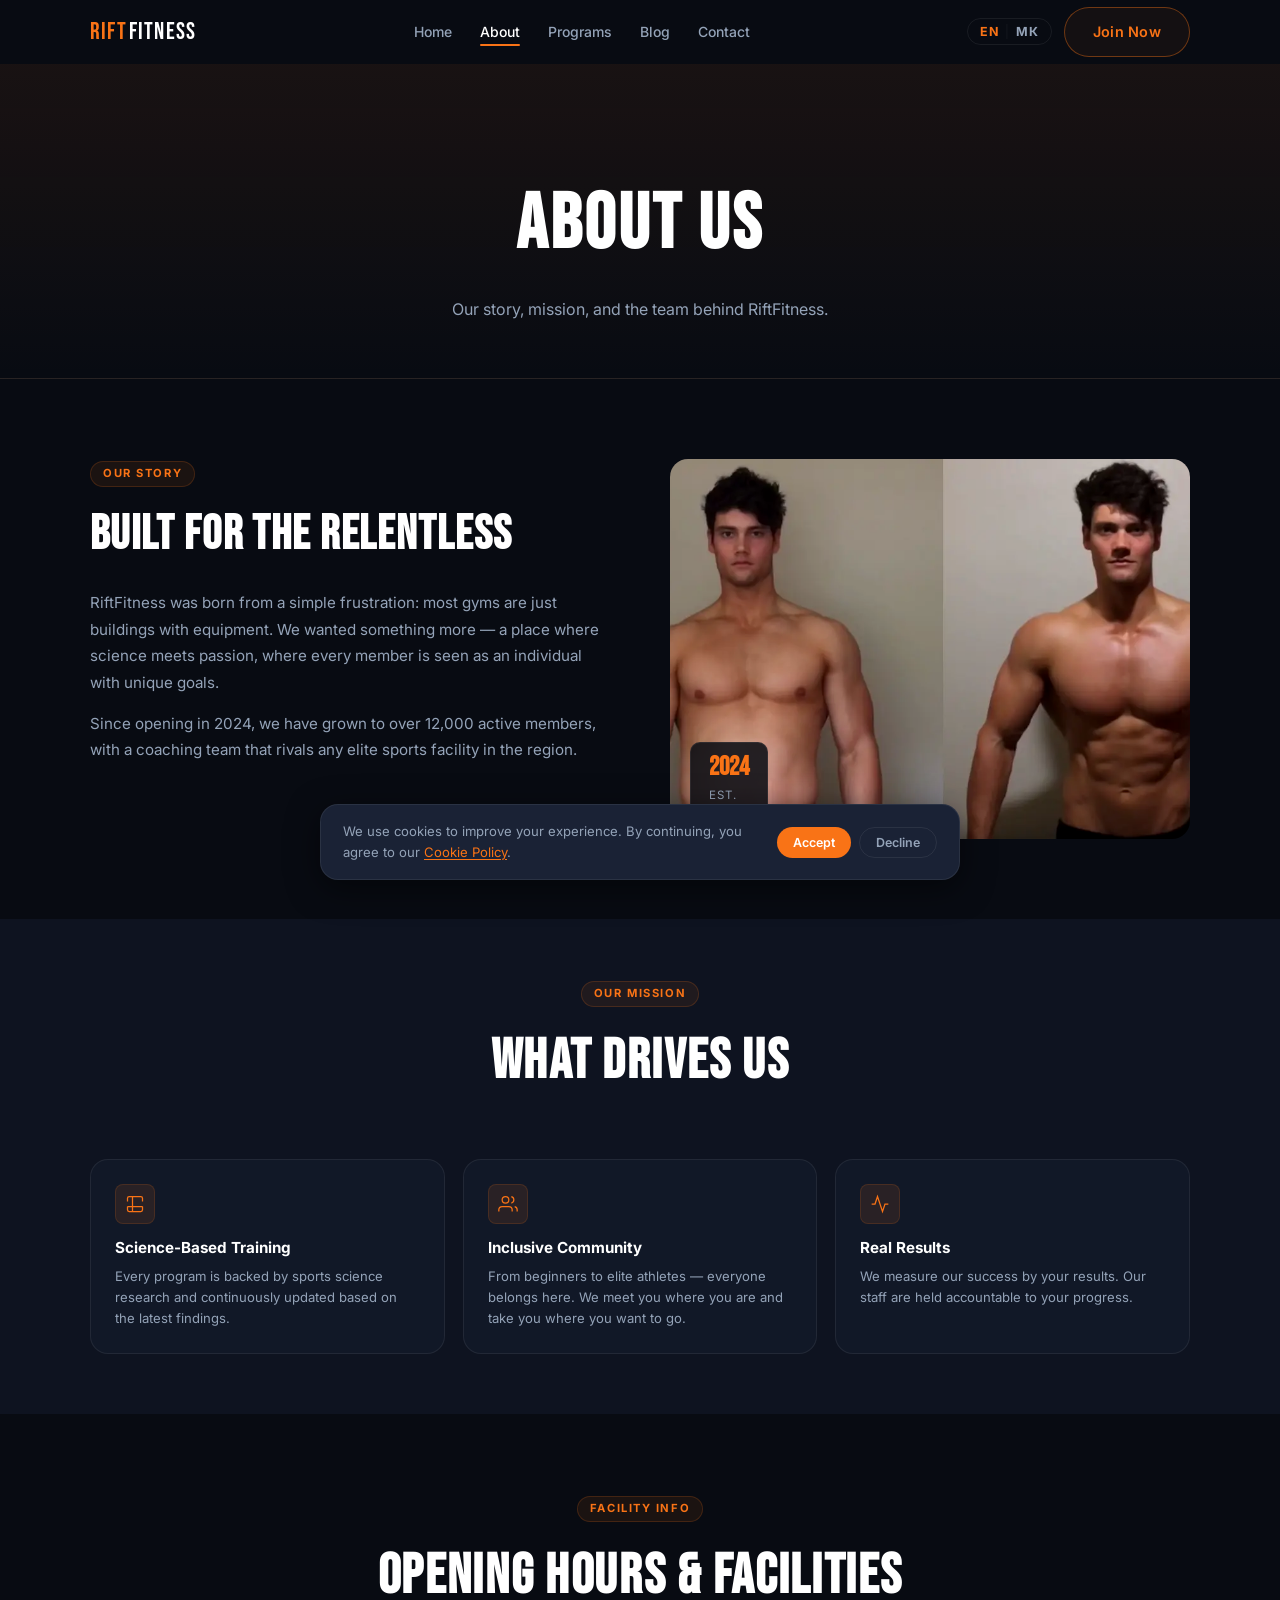
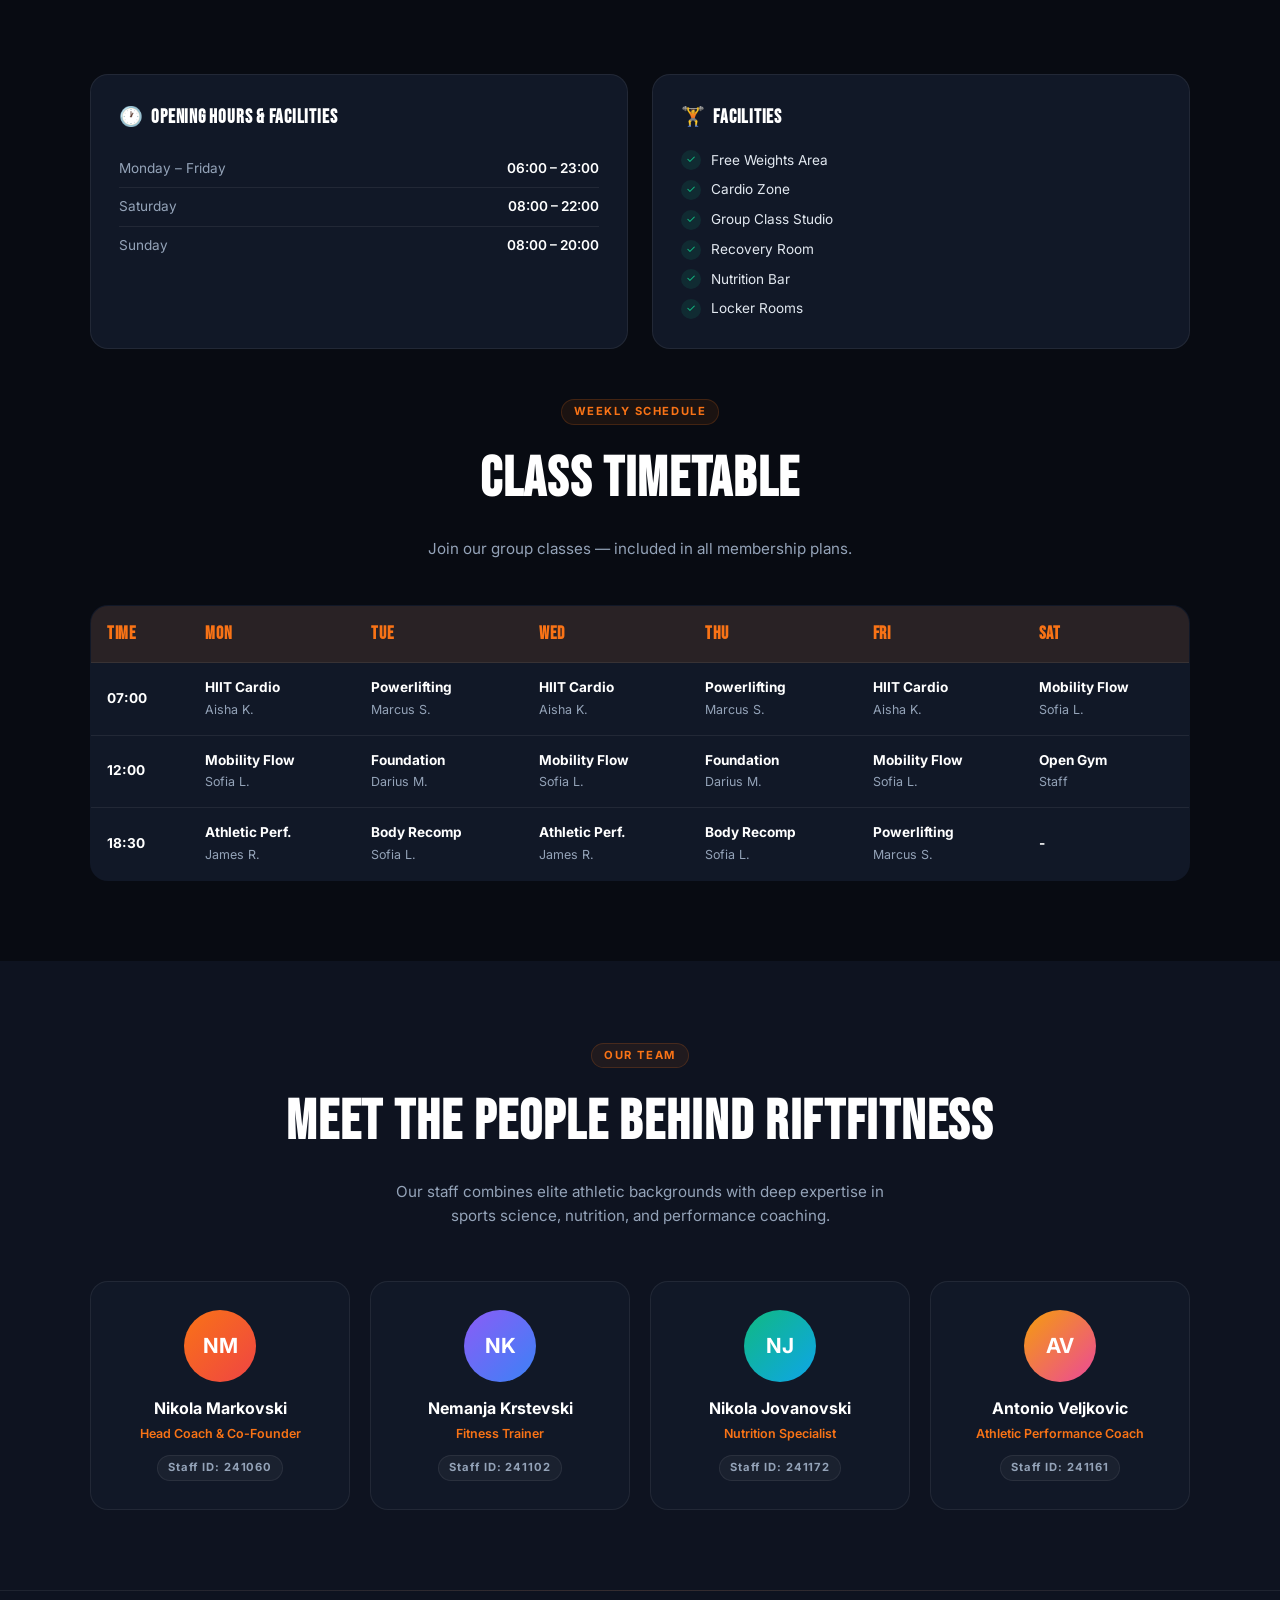
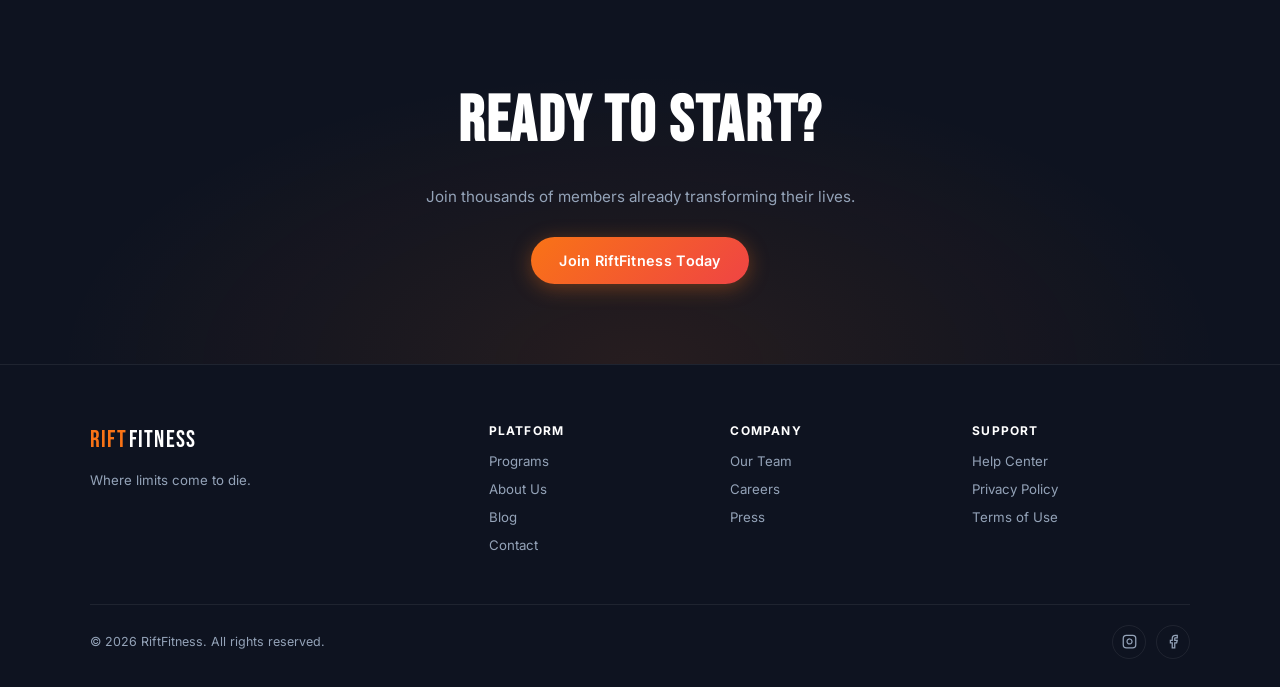
<file: TokiProject/about.html>
<!DOCTYPE html>
<html lang="en">
<head>
  <meta charset="UTF-8"/>
  <meta name="viewport" content="width=device-width,initial-scale=1.0"/>
  <title>About — RiftFitness</title>
  <meta name="description" content="Learn about RiftFitness — our story, mission, and the team behind the gym."/>
  <link rel="preconnect" href="https://fonts.googleapis.com"/>
  <link rel="preconnect" href="https://fonts.gstatic.com" crossorigin/>
  <link href="https://fonts.googleapis.com/css2?family=Bebas+Neue&family=Inter:wght@400;500;600;700&display=swap" rel="stylesheet"/>
  <link rel="stylesheet" href="style.css"/>
</head>
<body>

<!-- ── NAV ────────────────────────────────────────────────── -->
<nav class="nav" id="nav">
  <div class="nav__inner">
    <a href="index.html" class="nav__logo"><span class="logo-rift">RIFT</span><span class="logo-fitness">FITNESS</span></a>
    <ul class="nav__links" id="navLinks">
      <li><a href="index.html"    data-page="index.html"    data-i18n="nav.home">Home</a></li>
      <li><a href="about.html"    data-page="about.html"    data-i18n="nav.about">About</a></li>
      <li><a href="programs.html" data-page="programs.html" data-i18n="nav.programs">Programs</a></li>
      <li><a href="blog.html"     data-page="blog.html"     data-i18n="nav.blog">Blog</a></li>
      <li><a href="contact.html"  data-page="contact.html"  data-i18n="nav.contact">Contact</a></li>
    </ul>
    <div class="nav__right">
      <button class="lang-toggle" id="langToggle" aria-label="Switch language">
        <span class="lang-en lang-active">EN</span>
        <span class="lang-sep">|</span>
        <span class="lang-mk">МК</span>
      </button>
      <a href="contact.html" class="btn btn--outline nav__cta" data-i18n="nav.join">Join Now</a>
      <button class="nav__hamburger" id="hamburger" aria-label="Toggle menu">
        <span></span><span></span><span></span>
      </button>
    </div>
  </div>
</nav>

<!-- ── PAGE HERO ──────────────────────────────────────────── -->
<div class="page-hero">
  <div class="container">
    <h1 class="page-hero__title" data-i18n="about.hero.title">About Us</h1>
    <p class="page-hero__sub" data-i18n="about.hero.sub">Our story, mission, and the team behind RiftFitness.</p>
  </div>
</div>

<!-- ── OUR STORY ──────────────────────────────────────────── -->
<section class="section">
  <div class="container">
    <div class="about-layout">
      <div class="about-text">
        <span class="section-tag" data-i18n="about.story.tag">Our Story</span>
        <h2 data-i18n="about.story.title">Built for the Relentless</h2>
        <p data-i18n="about.story.p1">RiftFitness was born from a simple frustration: most gyms are just buildings with equipment. We wanted something more — a place where science meets passion, where every member is seen as an individual with unique goals.</p>
        <p data-i18n="about.story.p2">Since opening in 2024, we have grown to over 12,000 active members, with a coaching team that rivals any elite sports facility in the region.</p>
      </div>
      <div class="about-img">
        <img src="slika1.webp" alt="RiftFitness head coach"/>
        <div class="about-img-badge">
          <strong>2024</strong>
          <span>Est.</span>
        </div>
      </div>
    </div>
  </div>
</section>

<!-- ── MISSION ─────────────────────────────────────────────── -->
<section class="section" style="background:var(--bg2);padding-top:60px;padding-bottom:60px">
  <div class="container">
    <div class="section-header">
      <span class="section-tag" data-i18n="about.mission.tag">Our Mission</span>
      <h2 class="section-title" data-i18n="about.mission.title">What <em>Drives</em> Us</h2>
    </div>
    <div class="mission-grid">
      <div class="mission-card">
        <div class="mission-card__icon">
          <svg viewBox="0 0 24 24" fill="none" stroke="currentColor" stroke-width="1.5"><path d="M9 3H5a2 2 0 0 0-2 2v4m6-6h10a2 2 0 0 1 2 2v4M9 3v18m0 0h10a2 2 0 0 0 2-2v-4M9 21H5a2 2 0 0 1-2-2v-4m0 0h18"/></svg>
        </div>
        <h4 data-i18n="about.m1.title">Science-Based Training</h4>
        <p data-i18n="about.m1.text">Every program is backed by sports science research and continuously updated based on the latest findings.</p>
      </div>
      <div class="mission-card">
        <div class="mission-card__icon">
          <svg viewBox="0 0 24 24" fill="none" stroke="currentColor" stroke-width="1.5"><path d="M17 21v-2a4 4 0 0 0-4-4H5a4 4 0 0 0-4 4v2"/><circle cx="9" cy="7" r="4"/><path d="M23 21v-2a4 4 0 0 0-3-3.87"/><path d="M16 3.13a4 4 0 0 1 0 7.75"/></svg>
        </div>
        <h4 data-i18n="about.m2.title">Inclusive Community</h4>
        <p data-i18n="about.m2.text">From beginners to elite athletes — everyone belongs here. We meet you where you are and take you where you want to go.</p>
      </div>
      <div class="mission-card">
        <div class="mission-card__icon">
          <svg viewBox="0 0 24 24" fill="none" stroke="currentColor" stroke-width="1.5"><polyline points="22 12 18 12 15 21 9 3 6 12 2 12"/></svg>
        </div>
        <h4 data-i18n="about.m3.title">Real Results</h4>
        <p data-i18n="about.m3.text">We measure our success by your results. Our staff are held accountable to your progress.</p>
      </div>
    </div>
  </div>
</section>

<!-- ── HOURS & FACILITIES ──────────────────────────────────── -->
<section class="section">
  <div class="container">
    <div class="section-header">
      <span class="section-tag" data-i18n="about.hours.tag">Facility Info</span>
      <h2 class="section-title" data-i18n="about.hours.title">Opening Hours & <em>Facilities</em></h2>
    </div>
    <div class="info-grid">
      <div class="info-card">
        <h4>🕐 &nbsp;<span data-i18n="about.hours.title">Opening Hours</span></h4>
        <div class="hours-row">
          <span data-i18n="about.hours.mon">Monday – Friday</span>
          <span data-i18n="about.hours.mon.v">06:00 – 23:00</span>
        </div>
        <div class="hours-row">
          <span data-i18n="about.hours.sat">Saturday</span>
          <span data-i18n="about.hours.sat.v">08:00 – 22:00</span>
        </div>
        <div class="hours-row">
          <span data-i18n="about.hours.sun">Sunday</span>
          <span data-i18n="about.hours.sun.v">08:00 – 20:00</span>
        </div>
      </div>
      <div class="info-card">
        <h4>🏋️ &nbsp;Facilities</h4>
        <ul class="fac-list">
          <li class="fac-item" data-i18n="about.fac1">Free Weights Area</li>
          <li class="fac-item" data-i18n="about.fac2">Cardio Zone</li>
          <li class="fac-item" data-i18n="about.fac3">Group Class Studio</li>
          <li class="fac-item" data-i18n="about.fac4">Recovery Room</li>
          <li class="fac-item" data-i18n="about.fac5">Nutrition Bar</li>
          <li class="fac-item" data-i18n="about.fac6">Locker Rooms</li>
        </ul>
      </div>
    </div>

    <!-- Timetable -->
    <div style="margin-top:48px">
      <div class="section-header" style="margin-bottom:24px">
        <span class="section-tag" data-i18n="about.sched.tag">Weekly Schedule</span>
        <h2 class="section-title" data-i18n="about.sched.title">Class Timetable</h2>
        <p class="section-sub" data-i18n="about.sched.sub">Join our group classes — included in all membership plans.</p>
      </div>
      <div style="overflow-x:auto">
        <table class="schedule-table">
          <thead>
            <tr>
              <th>Time</th>
              <th data-i18n="about.sched.mon">Mon</th>
              <th data-i18n="about.sched.tue">Tue</th>
              <th data-i18n="about.sched.wed">Wed</th>
              <th data-i18n="about.sched.thu">Thu</th>
              <th data-i18n="about.sched.fri">Fri</th>
              <th data-i18n="about.sched.sat">Sat</th>
            </tr>
          </thead>
          <tbody>
            <tr>
              <td><strong>07:00</strong></td>
              <td><strong>HIIT Cardio</strong><span>Aisha K.</span></td>
              <td><strong>Powerlifting</strong><span>Marcus S.</span></td>
              <td><strong>HIIT Cardio</strong><span>Aisha K.</span></td>
              <td><strong>Powerlifting</strong><span>Marcus S.</span></td>
              <td><strong>HIIT Cardio</strong><span>Aisha K.</span></td>
              <td><strong>Mobility Flow</strong><span>Sofia L.</span></td>
            </tr>
            <tr>
              <td><strong>12:00</strong></td>
              <td><strong>Mobility Flow</strong><span>Sofia L.</span></td>
              <td><strong>Foundation</strong><span>Darius M.</span></td>
              <td><strong>Mobility Flow</strong><span>Sofia L.</span></td>
              <td><strong>Foundation</strong><span>Darius M.</span></td>
              <td><strong>Mobility Flow</strong><span>Sofia L.</span></td>
              <td><strong>Open Gym</strong><span>Staff</span></td>
            </tr>
            <tr>
              <td><strong>18:30</strong></td>
              <td><strong>Athletic Perf.</strong><span>James R.</span></td>
              <td><strong>Body Recomp</strong><span>Sofia L.</span></td>
              <td><strong>Athletic Perf.</strong><span>James R.</span></td>
              <td><strong>Body Recomp</strong><span>Sofia L.</span></td>
              <td><strong>Powerlifting</strong><span>Marcus S.</span></td>
              <td><strong>-</strong></td>
            </tr>
          </tbody>
        </table>
      </div>
    </div>

  </div>
</section>

<!-- ── TEAM ────────────────────────────────────────────────── -->
<section class="section" style="background:var(--bg2)">
  <div class="container">
    <div class="section-header">
      <span class="section-tag" data-i18n="about.team.tag">Our Team</span>
      <h2 class="section-title" data-i18n="about.team.title">Meet the People Behind <em>RiftFitness</em></h2>
      <p class="section-sub" data-i18n="about.team.sub">Our staff combines elite athletic backgrounds with deep expertise in sports science, nutrition, and performance coaching.</p>
    </div>
    <div class="team-grid">

      <!-- Nikola Markovski -->
      <div class="team-card" id="teamMarkovski">
        <div class="team-card__avatar" style="background:linear-gradient(135deg,#f97316,#ef4444)">NM</div>
        <div class="team-card__name">Nikola Markovski</div>
        <div class="team-card__role" data-i18n="team.markovski.role">Head Coach &amp; Co-Founder</div>
        <span class="team-card__id"><span data-i18n="about.id">Staff ID</span>: 241060</span>
      </div>

      <!-- Nemanja Krstevski -->
      <div class="team-card" id="teamKrstevski">
        <div class="team-card__avatar" style="background:linear-gradient(135deg,#8b5cf6,#3b82f6)">NK</div>
        <div class="team-card__name">Nemanja Krstevski</div>
        <div class="team-card__role" data-i18n="team.krstevski.role">Fitness Trainer</div>
        <span class="team-card__id"><span data-i18n="about.id">Staff ID</span>: 241102</span>
      </div>

      <!-- Nikola Jovanovski -->
      <div class="team-card" id="teamJovanovski">
        <div class="team-card__avatar" style="background:linear-gradient(135deg,#10b981,#0ea5e9)">NJ</div>
        <div class="team-card__name">Nikola Jovanovski</div>
        <div class="team-card__role" data-i18n="team.jovanovski.role">Nutrition Specialist</div>
        <span class="team-card__id"><span data-i18n="about.id">Staff ID</span>: 241172</span>
      </div>

      <!-- Antonio Veljkovic -->
      <div class="team-card" id="teamVeljkovic">
        <div class="team-card__avatar" style="background:linear-gradient(135deg,#f59e0b,#ec4899)">AV</div>
        <div class="team-card__name">Antonio Veljkovic</div>
        <div class="team-card__role" data-i18n="team.veljkovic.role">Athletic Performance Coach</div>
        <span class="team-card__id"><span data-i18n="about.id">Staff ID</span>: 241161</span>
      </div>

    </div>
  </div>
</section>

<!-- ── CTA ─────────────────────────────────────────────────── -->
<section class="cta-section">
  <div class="container">
    <h2 data-i18n="home.cta.title">Ready to <em>Start?</em></h2>
    <p data-i18n="home.cta.sub">Join thousands of members already transforming their lives.</p>
    <a href="contact.html" class="btn btn--primary" data-i18n="home.cta.btn">Join RiftFitness Today</a>
  </div>
</section>

<!-- ── FOOTER ──────────────────────────────────────────────── -->
<footer class="footer">
  <div class="container">
    <div class="footer__top">
      <div class="footer__brand">
        <a href="index.html" class="nav__logo"><span class="logo-rift">RIFT</span><span class="logo-fitness">FITNESS</span></a>
        <p data-i18n="footer.tagline">Where limits come to die.</p>
      </div>
      <div class="footer__cols">
        <div class="footer__col">
          <h5 data-i18n="footer.platform">Platform</h5>
          <a href="programs.html" data-i18n="footer.programs">Programs</a>
          <a href="about.html"    data-i18n="footer.about">About Us</a>
          <a href="blog.html"     data-i18n="footer.blog">Blog</a>
          <a href="contact.html"  data-i18n="footer.contact">Contact</a>
        </div>
        <div class="footer__col">
          <h5 data-i18n="footer.company">Company</h5>
          <a href="about.html"   data-i18n="footer.team">Our Team</a>
          <a href="contact.html" data-i18n="footer.careers">Careers</a>
          <a href="#"            data-i18n="footer.press">Press</a>
        </div>
        <div class="footer__col">
          <h5 data-i18n="footer.support">Support</h5>
          <a href="#" data-i18n="footer.help">Help Center</a>
          <a href="#" data-i18n="footer.privacy">Privacy Policy</a>
          <a href="#" data-i18n="footer.terms">Terms of Use</a>
        </div>
      </div>
    </div>
    <div class="footer__bottom">
      <p data-i18n="footer.copy">© 2026 RiftFitness. All rights reserved.</p>
      <div class="footer__socials">
        <a href="#" class="footer-social" aria-label="Instagram">
          <svg viewBox="0 0 24 24" fill="none" stroke="currentColor" stroke-width="2"><rect x="2" y="2" width="20" height="20" rx="5"/><path d="M16 11.37A4 4 0 1 1 12.63 8 4 4 0 0 1 16 11.37z"/><line x1="17.5" y1="6.5" x2="17.51" y2="6.5"/></svg>
        </a>
        <a href="#" class="footer-social" aria-label="Facebook">
          <svg viewBox="0 0 24 24" fill="none" stroke="currentColor" stroke-width="2"><path d="M18 2h-3a5 5 0 0 0-5 5v3H7v4h3v8h4v-8h3l1-4h-4V7a1 1 0 0 1 1-1h3z"/></svg>
        </a>
      </div>
    </div>
  </div>
</footer>

<!-- ── COOKIE BANNER ────────────────────────────────────────── -->
<div class="cookie-banner" id="cookieBanner">
  <p>
    <span data-i18n="cookie.text">We use cookies to improve your experience.</span>
    <a href="#" data-i18n="cookie.policy"> Cookie Policy</a>.
  </p>
  <div class="cookie-actions">
    <button class="cookie-btn cookie-btn--accept" id="cookieAccept" data-i18n="cookie.accept">Accept</button>
    <button class="cookie-btn cookie-btn--decline" id="cookieDecline" data-i18n="cookie.decline">Decline</button>
  </div>
</div>

<script src="translations.js"></script>
<script src="app.js"></script>
</body>
</html>
</file>
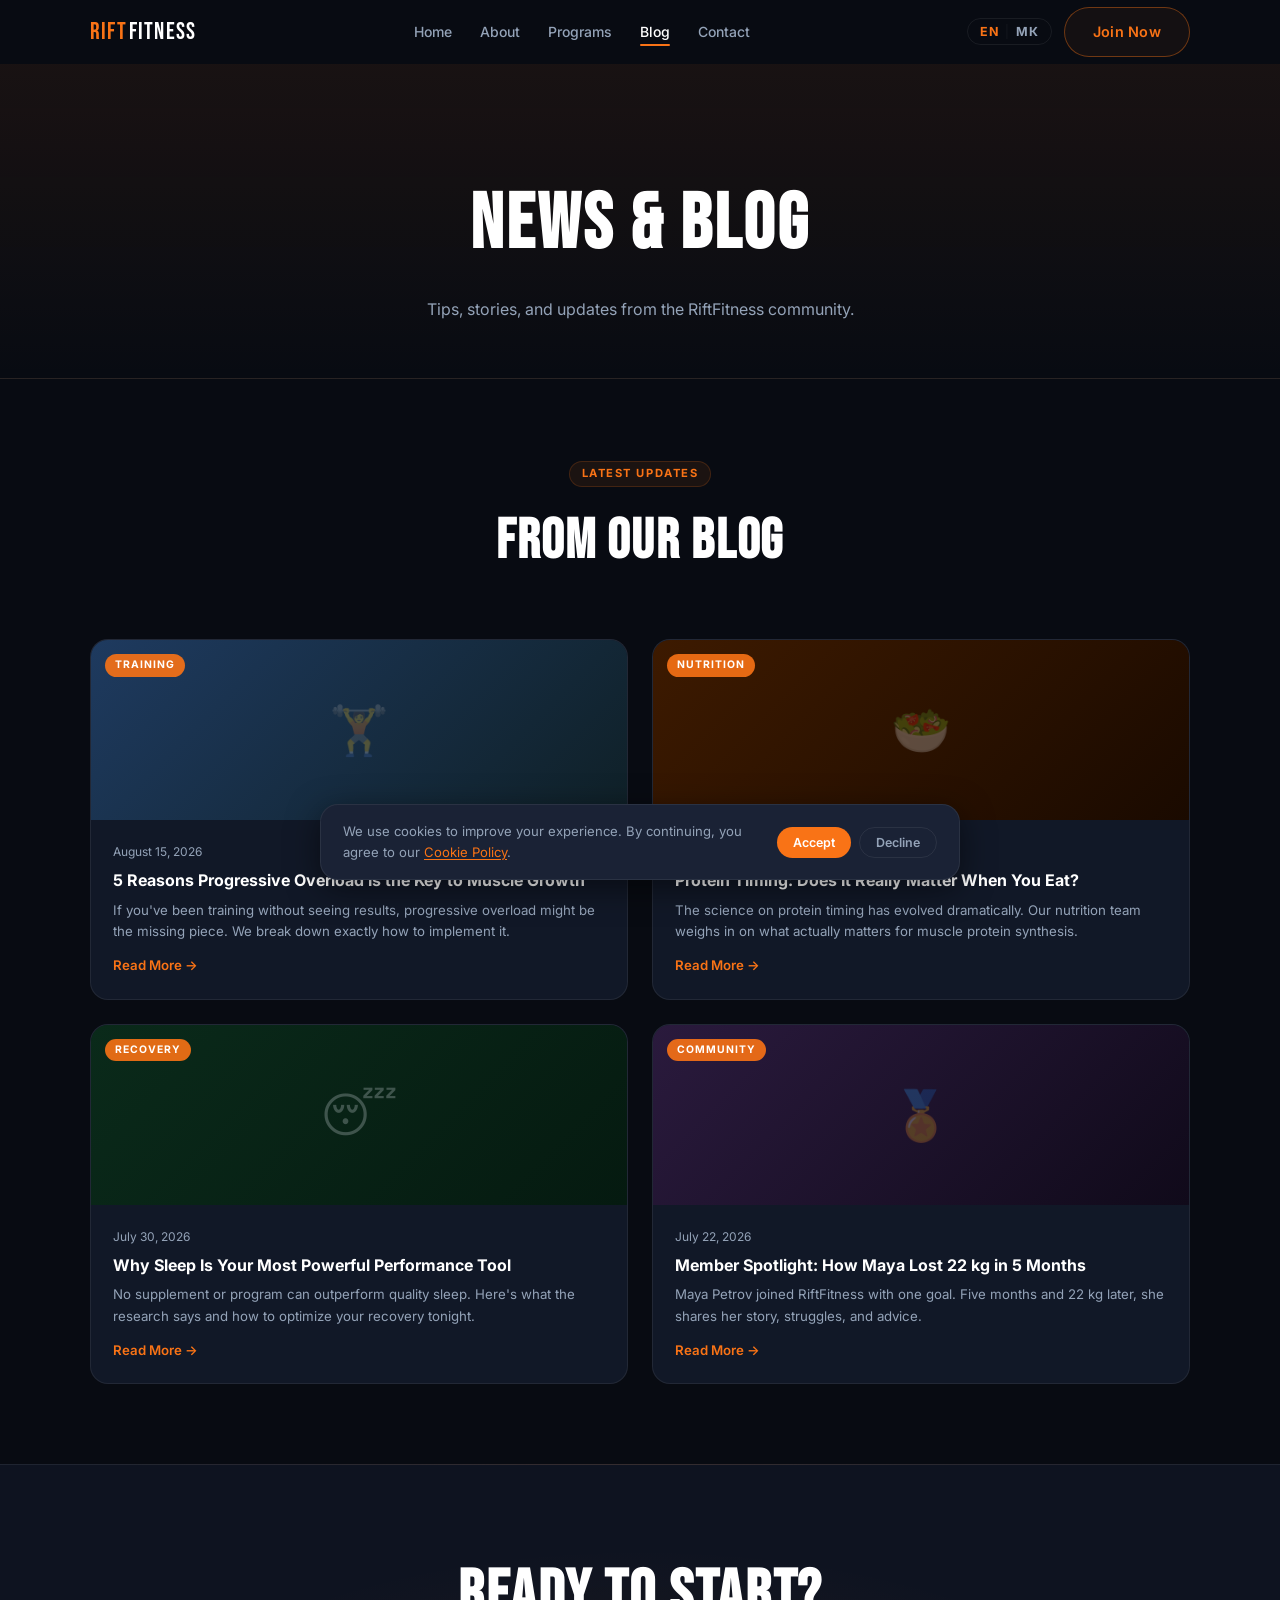
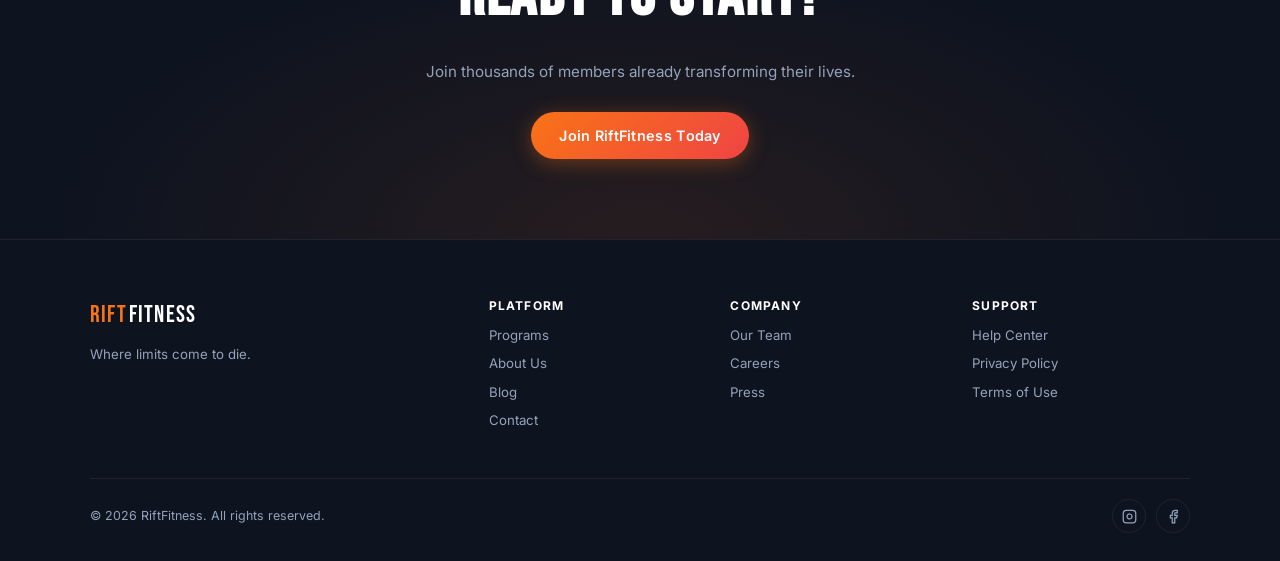
<file: TokiProject/blog.html>
<!DOCTYPE html>
<html lang="en">
<head>
  <meta charset="UTF-8"/>
  <meta name="viewport" content="width=device-width,initial-scale=1.0"/>
  <title>Blog — RiftFitness</title>
  <meta name="description" content="Training tips, nutrition advice, and community stories from the RiftFitness blog."/>
  <link rel="preconnect" href="https://fonts.googleapis.com"/>
  <link rel="preconnect" href="https://fonts.gstatic.com" crossorigin/>
  <link href="https://fonts.googleapis.com/css2?family=Bebas+Neue&family=Inter:wght@400;500;600;700&display=swap" rel="stylesheet"/>
  <link rel="stylesheet" href="style.css"/>
</head>
<body>

<!-- ── NAV ────────────────────────────────────────────────── -->
<nav class="nav" id="nav">
  <div class="nav__inner">
    <a href="index.html" class="nav__logo"><span class="logo-rift">RIFT</span><span class="logo-fitness">FITNESS</span></a>
    <ul class="nav__links" id="navLinks">
      <li><a href="index.html"    data-page="index.html"    data-i18n="nav.home">Home</a></li>
      <li><a href="about.html"    data-page="about.html"    data-i18n="nav.about">About</a></li>
      <li><a href="programs.html" data-page="programs.html" data-i18n="nav.programs">Programs</a></li>
      <li><a href="blog.html"     data-page="blog.html"     data-i18n="nav.blog">Blog</a></li>
      <li><a href="contact.html"  data-page="contact.html"  data-i18n="nav.contact">Contact</a></li>
    </ul>
    <div class="nav__right">
      <button class="lang-toggle" id="langToggle" aria-label="Switch language">
        <span class="lang-en lang-active">EN</span>
        <span class="lang-sep">|</span>
        <span class="lang-mk">МК</span>
      </button>
      <a href="contact.html" class="btn btn--outline nav__cta" data-i18n="nav.join">Join Now</a>
      <button class="nav__hamburger" id="hamburger" aria-label="Toggle menu">
        <span></span><span></span><span></span>
      </button>
    </div>
  </div>
</nav>

<!-- ── PAGE HERO ──────────────────────────────────────────── -->
<div class="page-hero">
  <div class="container">
    <h1 class="page-hero__title" data-i18n="blog.hero.title">News & Blog</h1>
    <p class="page-hero__sub" data-i18n="blog.hero.sub">Tips, stories, and updates from the RiftFitness community.</p>
  </div>
</div>

<!-- ── BLOG POSTS ──────────────────────────────────────────── -->
<section class="section">
  <div class="container">
    <div class="section-header">
      <span class="section-tag" data-i18n="blog.tag">Latest Updates</span>
      <h2 class="section-title" data-i18n="blog.title">From Our <em>Blog</em></h2>
    </div>
    <div class="blog-grid">

      <!-- Post 1 -->
      <div class="blog-card" id="blog1">
        <div class="blog-card__img">
          <div class="blog-card__img-inner blog-grad-1"></div>
          <span class="blog-card__cat" data-i18n="blog.1.cat">Training</span>
          <span class="blog-icon">🏋️</span>
        </div>
        <div class="blog-card__body">
          <span class="blog-card__date" data-i18n="blog.1.date">August 15, 2026</span>
          <h3 class="blog-card__title" data-i18n="blog.1.title">5 Reasons Progressive Overload Is the Key to Muscle Growth</h3>
          <p class="blog-card__excerpt" data-i18n="blog.1.excerpt">If you've been training without seeing results, progressive overload might be the missing piece. We break down exactly how to implement it.</p>
          <a href="#" class="blog-card__link" data-i18n="blog.read">Read More →</a>
        </div>
      </div>

      <!-- Post 2 -->
      <div class="blog-card" id="blog2">
        <div class="blog-card__img">
          <div class="blog-card__img-inner blog-grad-2"></div>
          <span class="blog-card__cat" data-i18n="blog.2.cat">Nutrition</span>
          <span class="blog-icon">🥗</span>
        </div>
        <div class="blog-card__body">
          <span class="blog-card__date" data-i18n="blog.2.date">August 8, 2026</span>
          <h3 class="blog-card__title" data-i18n="blog.2.title">Protein Timing: Does It Really Matter When You Eat?</h3>
          <p class="blog-card__excerpt" data-i18n="blog.2.excerpt">The science on protein timing has evolved dramatically. Our nutrition team weighs in on what actually matters for muscle protein synthesis.</p>
          <a href="#" class="blog-card__link" data-i18n="blog.read">Read More →</a>
        </div>
      </div>

      <!-- Post 3 -->
      <div class="blog-card" id="blog3">
        <div class="blog-card__img">
          <div class="blog-card__img-inner blog-grad-3"></div>
          <span class="blog-card__cat" data-i18n="blog.3.cat">Recovery</span>
          <span class="blog-icon">😴</span>
        </div>
        <div class="blog-card__body">
          <span class="blog-card__date" data-i18n="blog.3.date">July 30, 2026</span>
          <h3 class="blog-card__title" data-i18n="blog.3.title">Why Sleep Is Your Most Powerful Performance Tool</h3>
          <p class="blog-card__excerpt" data-i18n="blog.3.excerpt">No supplement or program can outperform quality sleep. Here's what the research says and how to optimize your recovery tonight.</p>
          <a href="#" class="blog-card__link" data-i18n="blog.read">Read More →</a>
        </div>
      </div>

      <!-- Post 4 -->
      <div class="blog-card" id="blog4">
        <div class="blog-card__img">
          <div class="blog-card__img-inner blog-grad-4"></div>
          <span class="blog-card__cat" data-i18n="blog.4.cat">Community</span>
          <span class="blog-icon">🏅</span>
        </div>
        <div class="blog-card__body">
          <span class="blog-card__date" data-i18n="blog.4.date">July 22, 2026</span>
          <h3 class="blog-card__title" data-i18n="blog.4.title">Member Spotlight: How Maya Lost 22 kg in 5 Months</h3>
          <p class="blog-card__excerpt" data-i18n="blog.4.excerpt">Maya Petrov joined RiftFitness with one goal. Five months and 22 kg later, she shares her story, struggles, and advice.</p>
          <a href="#" class="blog-card__link" data-i18n="blog.read">Read More →</a>
        </div>
      </div>

    </div>
  </div>
</section>

<!-- ── CTA ─────────────────────────────────────────────────── -->
<section class="cta-section">
  <div class="container">
    <h2 data-i18n="home.cta.title">Ready to <em>Start?</em></h2>
    <p data-i18n="home.cta.sub">Join thousands of members already transforming their lives.</p>
    <a href="contact.html" class="btn btn--primary" data-i18n="home.cta.btn">Join RiftFitness Today</a>
  </div>
</section>

<!-- ── FOOTER ──────────────────────────────────────────────── -->
<footer class="footer">
  <div class="container">
    <div class="footer__top">
      <div class="footer__brand">
        <a href="index.html" class="nav__logo"><span class="logo-rift">RIFT</span><span class="logo-fitness">FITNESS</span></a>
        <p data-i18n="footer.tagline">Where limits come to die.</p>
      </div>
      <div class="footer__cols">
        <div class="footer__col">
          <h5 data-i18n="footer.platform">Platform</h5>
          <a href="programs.html" data-i18n="footer.programs">Programs</a>
          <a href="about.html"    data-i18n="footer.about">About Us</a>
          <a href="blog.html"     data-i18n="footer.blog">Blog</a>
          <a href="contact.html"  data-i18n="footer.contact">Contact</a>
        </div>
        <div class="footer__col">
          <h5 data-i18n="footer.company">Company</h5>
          <a href="about.html"   data-i18n="footer.team">Our Team</a>
          <a href="contact.html" data-i18n="footer.careers">Careers</a>
          <a href="#"            data-i18n="footer.press">Press</a>
        </div>
        <div class="footer__col">
          <h5 data-i18n="footer.support">Support</h5>
          <a href="#" data-i18n="footer.help">Help Center</a>
          <a href="#" data-i18n="footer.privacy">Privacy Policy</a>
          <a href="#" data-i18n="footer.terms">Terms of Use</a>
        </div>
      </div>
    </div>
    <div class="footer__bottom">
      <p data-i18n="footer.copy">© 2026 RiftFitness. All rights reserved.</p>
      <div class="footer__socials">
        <a href="#" class="footer-social" aria-label="Instagram">
          <svg viewBox="0 0 24 24" fill="none" stroke="currentColor" stroke-width="2"><rect x="2" y="2" width="20" height="20" rx="5"/><path d="M16 11.37A4 4 0 1 1 12.63 8 4 4 0 0 1 16 11.37z"/><line x1="17.5" y1="6.5" x2="17.51" y2="6.5"/></svg>
        </a>
        <a href="#" class="footer-social" aria-label="Facebook">
          <svg viewBox="0 0 24 24" fill="none" stroke="currentColor" stroke-width="2"><path d="M18 2h-3a5 5 0 0 0-5 5v3H7v4h3v8h4v-8h3l1-4h-4V7a1 1 0 0 1 1-1h3z"/></svg>
        </a>
      </div>
    </div>
  </div>
</footer>

<!-- ── COOKIE BANNER ────────────────────────────────────────── -->
<div class="cookie-banner" id="cookieBanner">
  <p>
    <span data-i18n="cookie.text">We use cookies to improve your experience.</span>
    <a href="#" data-i18n="cookie.policy"> Cookie Policy</a>.
  </p>
  <div class="cookie-actions">
    <button class="cookie-btn cookie-btn--accept" id="cookieAccept" data-i18n="cookie.accept">Accept</button>
    <button class="cookie-btn cookie-btn--decline" id="cookieDecline" data-i18n="cookie.decline">Decline</button>
  </div>
</div>

<script src="translations.js"></script>
<script src="app.js"></script>
</body>
</html>
</file>
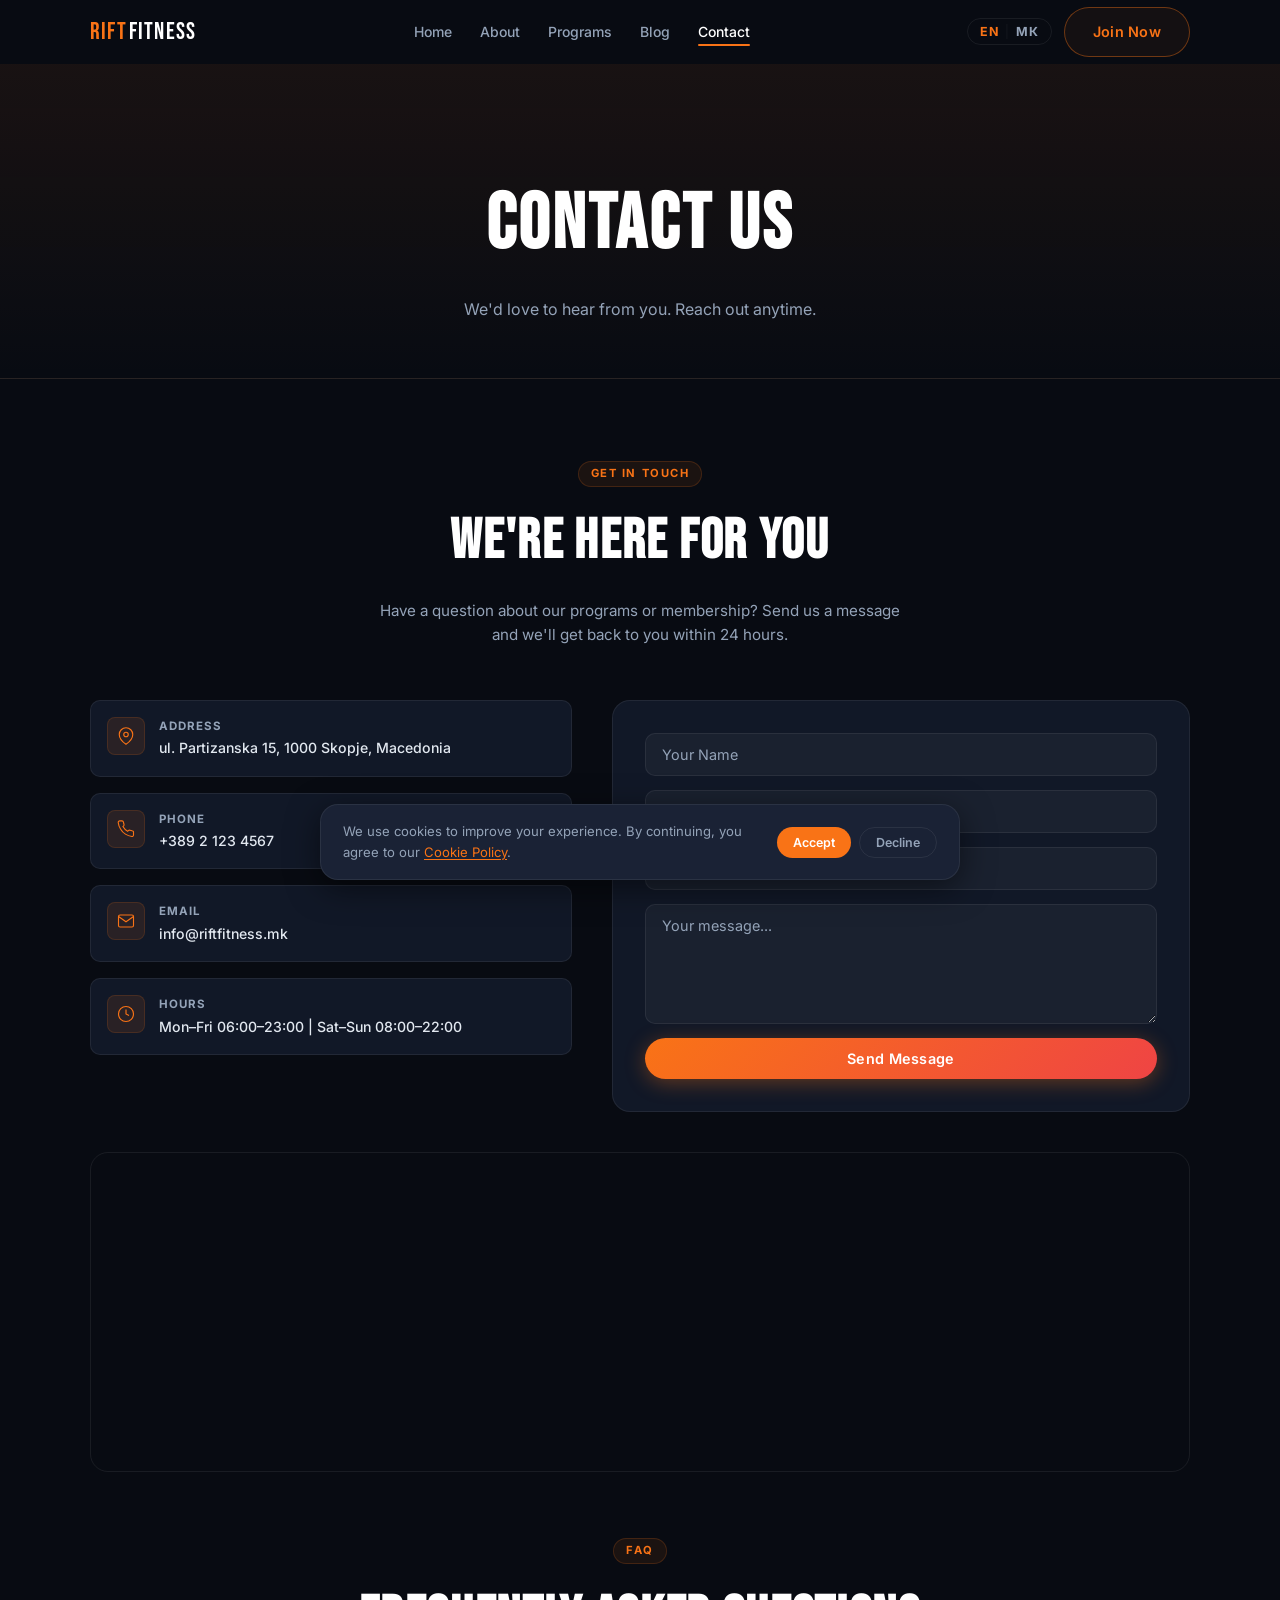
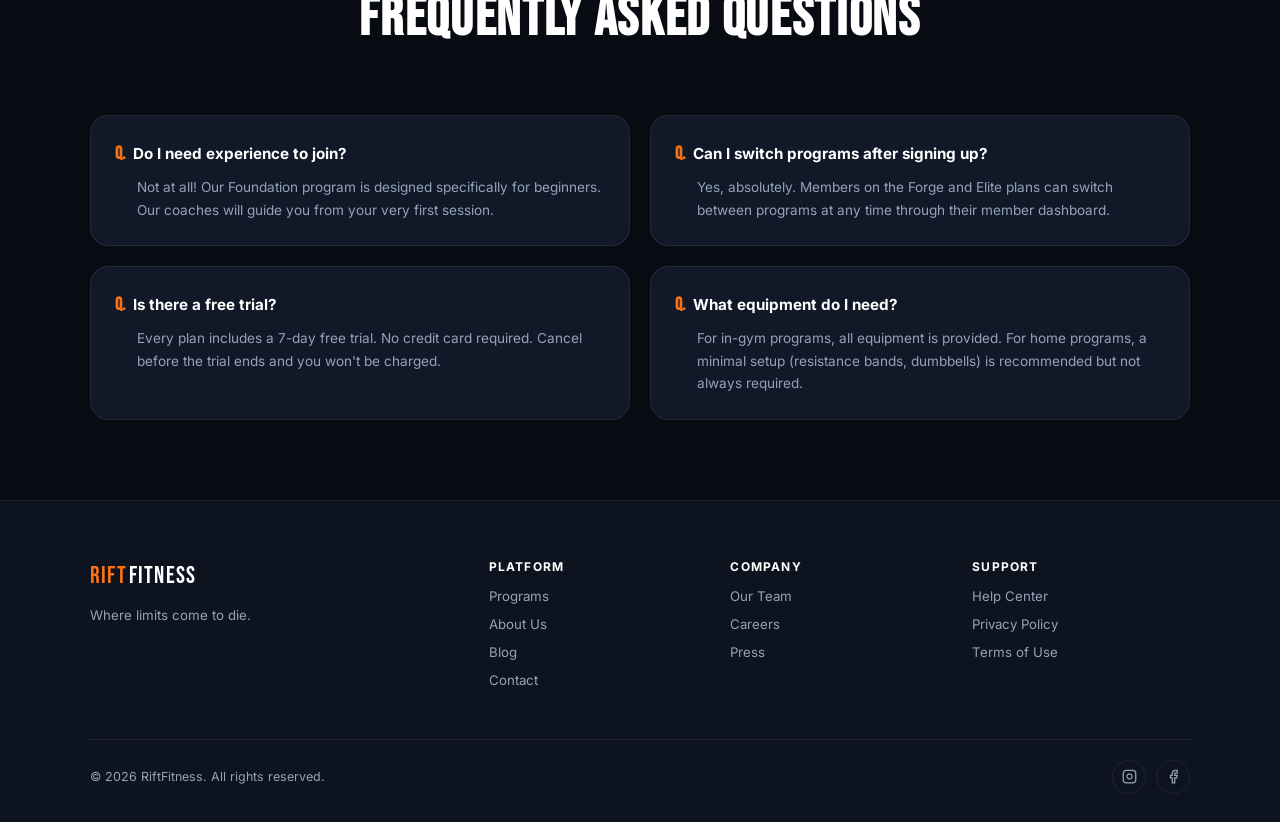
<file: TokiProject/contact.html>
<!DOCTYPE html>
<html lang="en">
<head>
  <meta charset="UTF-8"/>
  <meta name="viewport" content="width=device-width,initial-scale=1.0"/>
  <title>Contact — RiftFitness</title>
  <meta name="description" content="Contact RiftFitness — get in touch with our team, find our address, and send us a message."/>
  <link rel="preconnect" href="https://fonts.googleapis.com"/>
  <link rel="preconnect" href="https://fonts.gstatic.com" crossorigin/>
  <link href="https://fonts.googleapis.com/css2?family=Bebas+Neue&family=Inter:wght@400;500;600;700&display=swap" rel="stylesheet"/>
  <link rel="stylesheet" href="style.css"/>
</head>
<body>

<!-- ── NAV ────────────────────────────────────────────────── -->
<nav class="nav" id="nav">
  <div class="nav__inner">
    <a href="index.html" class="nav__logo"><span class="logo-rift">RIFT</span><span class="logo-fitness">FITNESS</span></a>
    <ul class="nav__links" id="navLinks">
      <li><a href="index.html"    data-page="index.html"    data-i18n="nav.home">Home</a></li>
      <li><a href="about.html"    data-page="about.html"    data-i18n="nav.about">About</a></li>
      <li><a href="programs.html" data-page="programs.html" data-i18n="nav.programs">Programs</a></li>
      <li><a href="blog.html"     data-page="blog.html"     data-i18n="nav.blog">Blog</a></li>
      <li><a href="contact.html"  data-page="contact.html"  data-i18n="nav.contact">Contact</a></li>
    </ul>
    <div class="nav__right">
      <button class="lang-toggle" id="langToggle" aria-label="Switch language">
        <span class="lang-en lang-active">EN</span>
        <span class="lang-sep">|</span>
        <span class="lang-mk">МК</span>
      </button>
      <a href="#contactForm" class="btn btn--outline nav__cta" data-i18n="nav.join">Join Now</a>
      <button class="nav__hamburger" id="hamburger" aria-label="Toggle menu">
        <span></span><span></span><span></span>
      </button>
    </div>
  </div>
</nav>

<!-- ── PAGE HERO ──────────────────────────────────────────── -->
<div class="page-hero">
  <div class="container">
    <h1 class="page-hero__title" data-i18n="contact.hero.title">Contact Us</h1>
    <p class="page-hero__sub" data-i18n="contact.hero.sub">We'd love to hear from you. Reach out anytime.</p>
  </div>
</div>

<!-- ── CONTACT SECTION ─────────────────────────────────────── -->
<section class="section">
  <div class="container">
    <div class="section-header">
      <span class="section-tag" data-i18n="contact.info.tag">Get in Touch</span>
      <h2 class="section-title" data-i18n="contact.info.title">We're Here <em>for You</em></h2>
      <p class="section-sub" data-i18n="contact.info.sub">Have a question about our programs or membership? Send us a message and we'll get back to you within 24 hours.</p>
    </div>

    <div class="contact-layout">

      <!-- Info column -->
      <div class="contact-info">

        <div class="contact-detail">
          <div class="contact-detail__icon">
            <svg viewBox="0 0 24 24" fill="none" stroke="currentColor" stroke-width="1.5"><path d="M21 10c0 7-9 13-9 13s-9-6-9-13a9 9 0 0 1 18 0z"/><circle cx="12" cy="10" r="3"/></svg>
          </div>
          <div>
            <div class="contact-detail__label" data-i18n="contact.addr.label">Address</div>
            <div class="contact-detail__val" data-i18n="contact.addr.val">ul. Partizanska 15, 1000 Skopje, Macedonia</div>
          </div>
        </div>

        <div class="contact-detail">
          <div class="contact-detail__icon">
            <svg viewBox="0 0 24 24" fill="none" stroke="currentColor" stroke-width="1.5"><path d="M22 16.92v3a2 2 0 0 1-2.18 2 19.79 19.79 0 0 1-8.63-3.07A19.5 19.5 0 0 1 4.69 12a19.79 19.79 0 0 1-3.07-8.67A2 2 0 0 1 3.6 1.19h3a2 2 0 0 1 2 1.72c.127.96.361 1.903.7 2.81a2 2 0 0 1-.45 2.11L7.91 8.77a16 16 0 0 0 6.29 6.29l.95-.95a2 2 0 0 1 2.11-.45c.907.339 1.85.573 2.81.7A2 2 0 0 1 22 16.92z"/></svg>
          </div>
          <div>
            <div class="contact-detail__label" data-i18n="contact.phone.label">Phone</div>
            <div class="contact-detail__val" data-i18n="contact.phone.val">+389 2 123 4567</div>
          </div>
        </div>

        <div class="contact-detail">
          <div class="contact-detail__icon">
            <svg viewBox="0 0 24 24" fill="none" stroke="currentColor" stroke-width="1.5"><path d="M4 4h16c1.1 0 2 .9 2 2v12c0 1.1-.9 2-2 2H4c-1.1 0-2-.9-2-2V6c0-1.1.9-2 2-2z"/><polyline points="22,6 12,13 2,6"/></svg>
          </div>
          <div>
            <div class="contact-detail__label" data-i18n="contact.email.label">Email</div>
            <div class="contact-detail__val" data-i18n="contact.email.val">info@riftfitness.mk</div>
          </div>
        </div>

        <div class="contact-detail">
          <div class="contact-detail__icon">
            <svg viewBox="0 0 24 24" fill="none" stroke="currentColor" stroke-width="1.5"><circle cx="12" cy="12" r="10"/><polyline points="12 6 12 12 16 14"/></svg>
          </div>
          <div>
            <div class="contact-detail__label" data-i18n="contact.hours.label">Hours</div>
            <div class="contact-detail__val" data-i18n="contact.hours.val">Mon–Fri 06:00–23:00 | Sat–Sun 08:00–22:00</div>
          </div>
        </div>

      </div>

      <!-- Form column -->
      <form class="contact-form" id="contactForm" novalidate>
        <input
          type="text"
          id="cName"
          class="form-input"
          data-i18n-ph="contact.form.name"
          placeholder="Your Name"
          autocomplete="name"
        />
        <input
          type="email"
          id="cEmail"
          class="form-input"
          data-i18n-ph="contact.form.email"
          placeholder="Email Address"
          autocomplete="email"
        />
        <input
          type="text"
          id="cSubject"
          class="form-input"
          data-i18n-ph="contact.form.subject"
          placeholder="Subject"
        />
        <textarea
          id="cMessage"
          class="form-input"
          rows="5"
          data-i18n-ph="contact.form.msg"
          placeholder="Your message..."
        ></textarea>
        <button type="submit" class="btn btn--primary btn--full form-submit" id="contactSubmit">
          <span data-i18n="contact.form.send">Send Message</span>
        </button>
        <div class="form-success" id="formSuccess" data-i18n="contact.form.ok">
          ✓ Message sent! We'll reply within 24 hours.
        </div>
      </form>

    </div>

    <!-- Map -->
    <div class="map-wrap">
      <iframe
        src="https://www.google.com/maps/embed?pb=!1m18!1m12!1m3!1d47445.4584338!2d21.3778545!3d41.9975815!2m3!1f0!2f0!3f0!3m2!1i1024!2i768!4f13.1!3m3!1m2!1s0x13541f5f0dd21875%3A0x3c7a26e7a07f7c0!2sSkopje!5e0!3m2!1sen!2smk!4v1690000000000"
        loading="lazy"
        referrerpolicy="no-referrer-when-downgrade"
        title="RiftFitness location on map"
        allowfullscreen
      ></iframe>
    </div>

    <!-- FAQ -->
    <div style="margin-top:64px">
      <div class="section-header">
        <span class="section-tag" data-i18n="faq.tag">FAQ</span>
        <h2 class="section-title" data-i18n="faq.title">Frequently Asked <em>Questions</em></h2>
      </div>
      <div class="faq-grid">
        <div class="faq-card">
          <h4 data-i18n="faq.q1">Do I need experience to join?</h4>
          <p data-i18n="faq.a1">Not at all! Our Foundation program is designed specifically for beginners. Our coaches will guide you from your very first session.</p>
        </div>
        <div class="faq-card">
          <h4 data-i18n="faq.q2">Can I switch programs after signing up?</h4>
          <p data-i18n="faq.a2">Yes, absolutely. Members on the Forge and Elite plans can switch between programs at any time through their member dashboard.</p>
        </div>
        <div class="faq-card">
          <h4 data-i18n="faq.q3">Is there a free trial?</h4>
          <p data-i18n="faq.a3">Every plan includes a 7-day free trial. No credit card required. Cancel before the trial ends and you won't be charged.</p>
        </div>
        <div class="faq-card">
          <h4 data-i18n="faq.q4">What equipment do I need?</h4>
          <p data-i18n="faq.a4">For in-gym programs, all equipment is provided. For home programs, a minimal setup (resistance bands, dumbbells) is recommended.</p>
        </div>
      </div>
    </div>

  </div>
</section>

<!-- ── FOOTER ──────────────────────────────────────────────── -->
<footer class="footer">
  <div class="container">
    <div class="footer__top">
      <div class="footer__brand">
        <a href="index.html" class="nav__logo"><span class="logo-rift">RIFT</span><span class="logo-fitness">FITNESS</span></a>
        <p data-i18n="footer.tagline">Where limits come to die.</p>
      </div>
      <div class="footer__cols">
        <div class="footer__col">
          <h5 data-i18n="footer.platform">Platform</h5>
          <a href="programs.html" data-i18n="footer.programs">Programs</a>
          <a href="about.html"    data-i18n="footer.about">About Us</a>
          <a href="blog.html"     data-i18n="footer.blog">Blog</a>
          <a href="contact.html"  data-i18n="footer.contact">Contact</a>
        </div>
        <div class="footer__col">
          <h5 data-i18n="footer.company">Company</h5>
          <a href="about.html"   data-i18n="footer.team">Our Team</a>
          <a href="contact.html" data-i18n="footer.careers">Careers</a>
          <a href="#"            data-i18n="footer.press">Press</a>
        </div>
        <div class="footer__col">
          <h5 data-i18n="footer.support">Support</h5>
          <a href="#" data-i18n="footer.help">Help Center</a>
          <a href="#" data-i18n="footer.privacy">Privacy Policy</a>
          <a href="#" data-i18n="footer.terms">Terms of Use</a>
        </div>
      </div>
    </div>
    <div class="footer__bottom">
      <p data-i18n="footer.copy">© 2026 RiftFitness. All rights reserved.</p>
      <div class="footer__socials">
        <a href="#" class="footer-social" aria-label="Instagram">
          <svg viewBox="0 0 24 24" fill="none" stroke="currentColor" stroke-width="2"><rect x="2" y="2" width="20" height="20" rx="5"/><path d="M16 11.37A4 4 0 1 1 12.63 8 4 4 0 0 1 16 11.37z"/><line x1="17.5" y1="6.5" x2="17.51" y2="6.5"/></svg>
        </a>
        <a href="#" class="footer-social" aria-label="Facebook">
          <svg viewBox="0 0 24 24" fill="none" stroke="currentColor" stroke-width="2"><path d="M18 2h-3a5 5 0 0 0-5 5v3H7v4h3v8h4v-8h3l1-4h-4V7a1 1 0 0 1 1-1h3z"/></svg>
        </a>
      </div>
    </div>
  </div>
</footer>

<!-- ── COOKIE BANNER ────────────────────────────────────────── -->
<div class="cookie-banner" id="cookieBanner">
  <p>
    <span data-i18n="cookie.text">We use cookies to improve your experience.</span>
    <a href="#" data-i18n="cookie.policy"> Cookie Policy</a>.
  </p>
  <div class="cookie-actions">
    <button class="cookie-btn cookie-btn--accept" id="cookieAccept" data-i18n="cookie.accept">Accept</button>
    <button class="cookie-btn cookie-btn--decline" id="cookieDecline" data-i18n="cookie.decline">Decline</button>
  </div>
</div>

<script src="translations.js"></script>
<script src="app.js"></script>
</body>
</html>
</file>
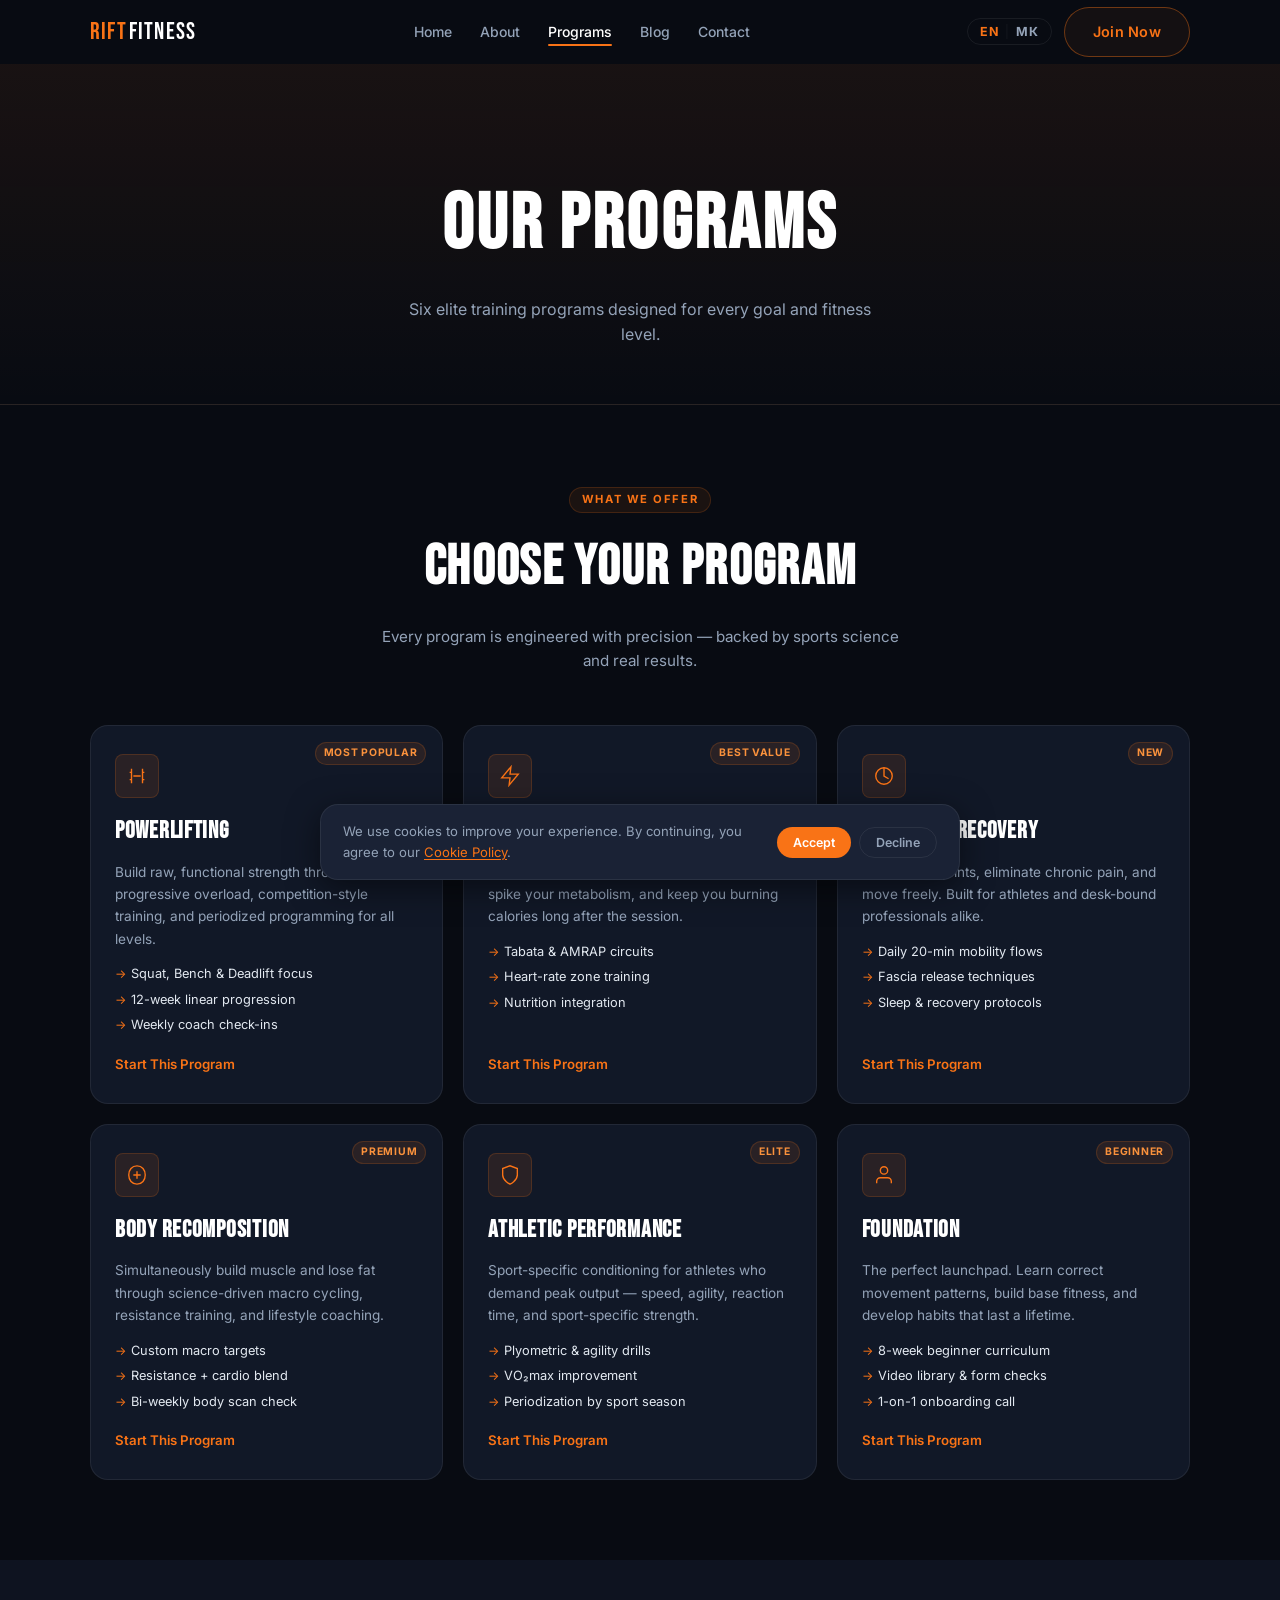
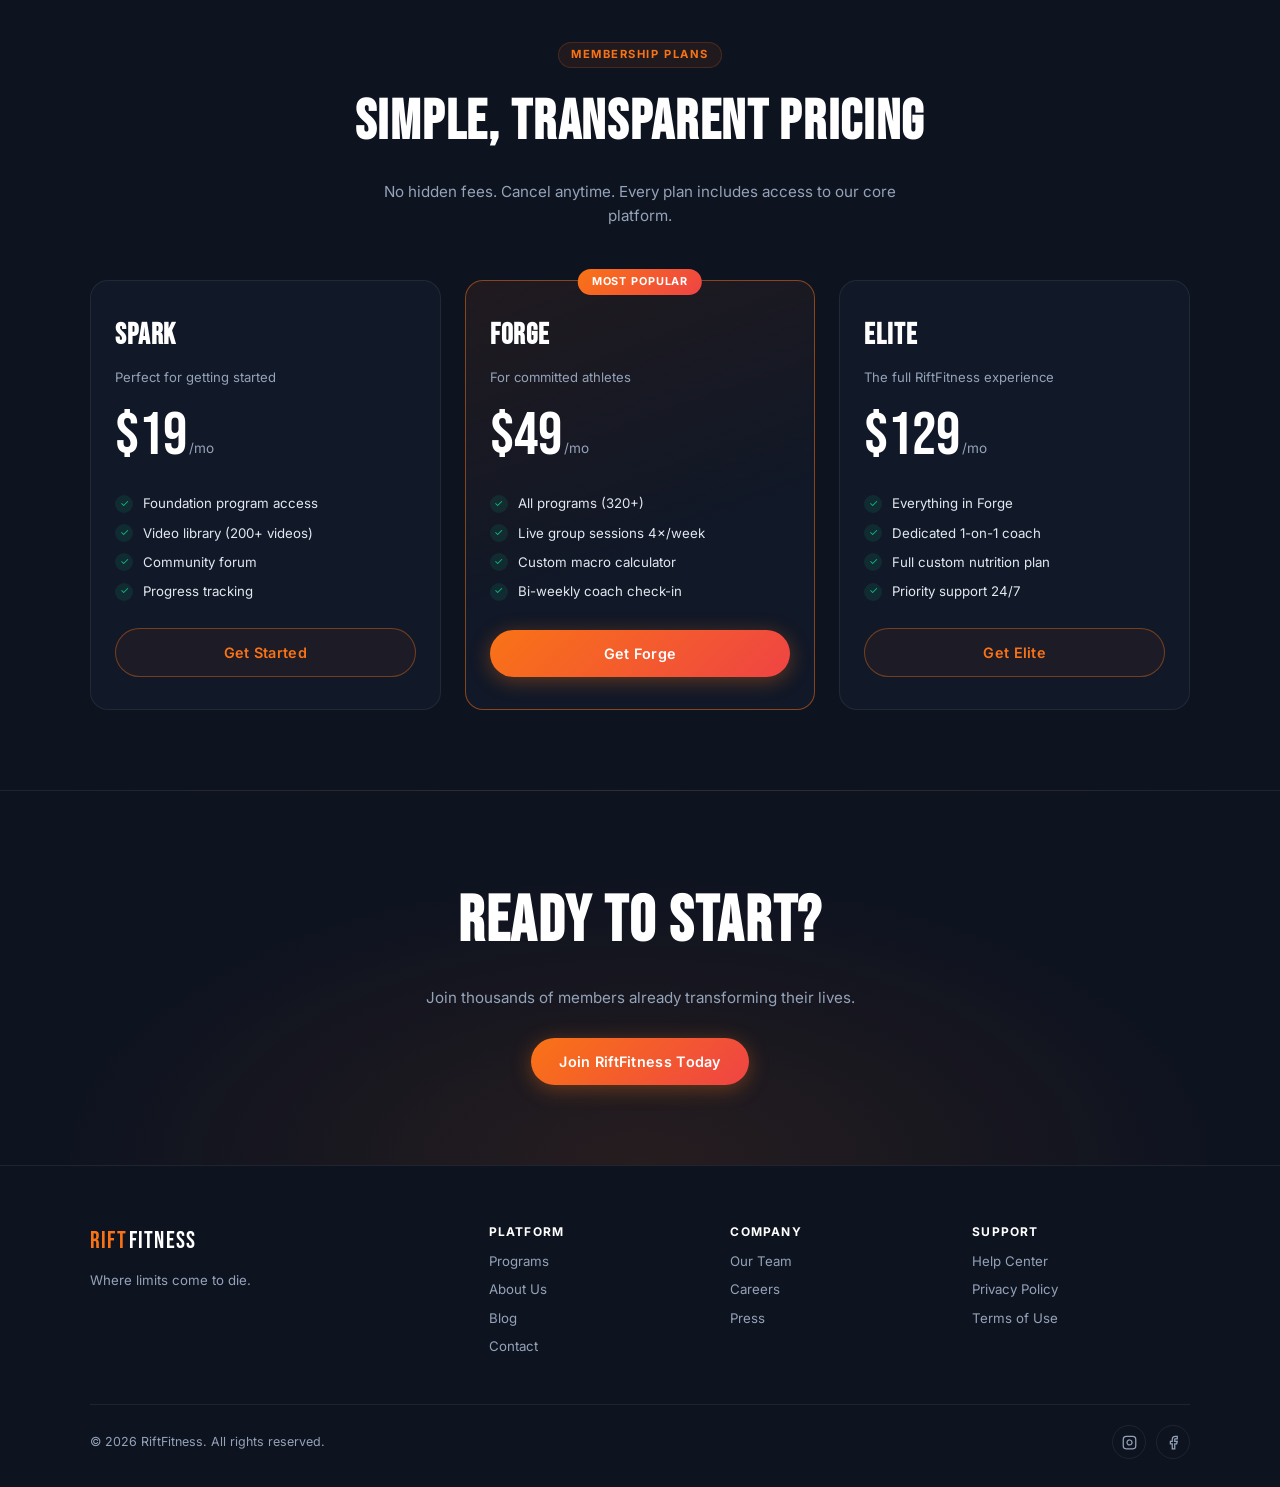
<file: TokiProject/programs.html>
<!DOCTYPE html>
<html lang="en">
<head>
  <meta charset="UTF-8"/>
  <meta name="viewport" content="width=device-width,initial-scale=1.0"/>
  <title>Programs — RiftFitness</title>
  <meta name="description" content="Six elite fitness programs at RiftFitness — powerlifting, HIIT, mobility, body recomposition, athletic performance, and foundation."/>
  <link rel="preconnect" href="https://fonts.googleapis.com"/>
  <link rel="preconnect" href="https://fonts.gstatic.com" crossorigin/>
  <link href="https://fonts.googleapis.com/css2?family=Bebas+Neue&family=Inter:wght@400;500;600;700&display=swap" rel="stylesheet"/>
  <link rel="stylesheet" href="style.css"/>
</head>
<body>

<!-- ── NAV ────────────────────────────────────────────────── -->
<nav class="nav" id="nav">
  <div class="nav__inner">
    <a href="index.html" class="nav__logo"><span class="logo-rift">RIFT</span><span class="logo-fitness">FITNESS</span></a>
    <ul class="nav__links" id="navLinks">
      <li><a href="index.html"    data-page="index.html"    data-i18n="nav.home">Home</a></li>
      <li><a href="about.html"    data-page="about.html"    data-i18n="nav.about">About</a></li>
      <li><a href="programs.html" data-page="programs.html" data-i18n="nav.programs">Programs</a></li>
      <li><a href="blog.html"     data-page="blog.html"     data-i18n="nav.blog">Blog</a></li>
      <li><a href="contact.html"  data-page="contact.html"  data-i18n="nav.contact">Contact</a></li>
    </ul>
    <div class="nav__right">
      <button class="lang-toggle" id="langToggle" aria-label="Switch language">
        <span class="lang-en lang-active">EN</span>
        <span class="lang-sep">|</span>
        <span class="lang-mk">МК</span>
      </button>
      <a href="contact.html" class="btn btn--outline nav__cta" data-i18n="nav.join">Join Now</a>
      <button class="nav__hamburger" id="hamburger" aria-label="Toggle menu">
        <span></span><span></span><span></span>
      </button>
    </div>
  </div>
</nav>

<!-- ── PAGE HERO ──────────────────────────────────────────── -->
<div class="page-hero">
  <div class="container">
    <h1 class="page-hero__title" data-i18n="programs.hero.title">Our Programs</h1>
    <p class="page-hero__sub" data-i18n="programs.hero.sub">Six elite training programs designed for every goal and fitness level.</p>
  </div>
</div>

<!-- ── ALL PROGRAMS ────────────────────────────────────────── -->
<section class="section">
  <div class="container">
    <div class="section-header">
      <span class="section-tag" data-i18n="programs.tag">What We Offer</span>
      <h2 class="section-title" data-i18n="programs.title">Choose Your <em>Program</em></h2>
      <p class="section-sub" data-i18n="programs.sub">Every program is engineered with precision — backed by sports science and real results.</p>
    </div>
    <div class="programs-grid">

      <!-- Powerlifting -->
      <div class="prog-card" id="progPowerlifting">
        <span class="prog-card__tag" data-i18n="prog.powerlifting.tag">Most Popular</span>
        <div class="prog-card__icon">
          <svg viewBox="0 0 24 24" fill="none" stroke="currentColor" stroke-width="1.5"><path d="M6 4v16M18 4v16M4 8h2M18 8h2M4 16h2M18 16h2M8 12h8"/></svg>
        </div>
        <h3 data-i18n="prog.powerlifting.name">Powerlifting</h3>
        <p data-i18n="prog.powerlifting.desc">Build raw, functional strength through progressive overload, competition-style training, and periodized programming for all levels.</p>
        <ul class="prog-card__list">
          <li data-i18n="prog.powerlifting.f1">Squat, Bench & Deadlift focus</li>
          <li data-i18n="prog.powerlifting.f2">12-week linear progression</li>
          <li data-i18n="prog.powerlifting.f3">Weekly coach check-ins</li>
        </ul>
        <a href="contact.html" class="prog-card__cta" data-i18n="programs.cta">Start This Program</a>
      </div>

      <!-- HIIT -->
      <div class="prog-card" id="progHiit">
        <span class="prog-card__tag" data-i18n="prog.hiit.tag">Best Value</span>
        <div class="prog-card__icon">
          <svg viewBox="0 0 24 24" fill="none" stroke="currentColor" stroke-width="1.5"><path d="M13 2L3 14h9l-1 8 10-12h-9l1-8z"/></svg>
        </div>
        <h3 data-i18n="prog.hiit.name">HIIT & Cardio</h3>
        <p data-i18n="prog.hiit.desc">High-intensity intervals designed to shred fat, spike your metabolism, and keep you burning calories long after the session.</p>
        <ul class="prog-card__list">
          <li data-i18n="prog.hiit.f1">Tabata & AMRAP circuits</li>
          <li data-i18n="prog.hiit.f2">Heart-rate zone training</li>
          <li data-i18n="prog.hiit.f3">Nutrition integration</li>
        </ul>
        <a href="contact.html" class="prog-card__cta" data-i18n="programs.cta">Start This Program</a>
      </div>

      <!-- Mobility -->
      <div class="prog-card" id="progMobility">
        <span class="prog-card__tag" data-i18n="prog.mobility.tag">New</span>
        <div class="prog-card__icon">
          <svg viewBox="0 0 24 24" fill="none" stroke="currentColor" stroke-width="1.5"><circle cx="12" cy="12" r="9"/><path d="M12 3v9l5 3"/></svg>
        </div>
        <h3 data-i18n="prog.mobility.name">Mobility & Recovery</h3>
        <p data-i18n="prog.mobility.desc">Unlock your joints, eliminate chronic pain, and move freely. Built for athletes and desk-bound professionals alike.</p>
        <ul class="prog-card__list">
          <li data-i18n="prog.mobility.f1">Daily 20-min mobility flows</li>
          <li data-i18n="prog.mobility.f2">Fascia release techniques</li>
          <li data-i18n="prog.mobility.f3">Sleep & recovery protocols</li>
        </ul>
        <a href="contact.html" class="prog-card__cta" data-i18n="programs.cta">Start This Program</a>
      </div>

      <!-- Body Recomp -->
      <div class="prog-card" id="progRecomp">
        <span class="prog-card__tag" data-i18n="prog.recomp.tag">Premium</span>
        <div class="prog-card__icon">
          <svg viewBox="0 0 24 24" fill="none" stroke="currentColor" stroke-width="1.5"><path d="M12 2c-5.5 0-9 4.5-9 10s3.5 10 9 10 9-4.5 9-10S17.5 2 12 2z"/><path d="M8 12h8M12 8v8"/></svg>
        </div>
        <h3 data-i18n="prog.recomp.name">Body Recomposition</h3>
        <p data-i18n="prog.recomp.desc">Simultaneously build muscle and lose fat through science-driven macro cycling, resistance training, and lifestyle coaching.</p>
        <ul class="prog-card__list">
          <li data-i18n="prog.recomp.f1">Custom macro targets</li>
          <li data-i18n="prog.recomp.f2">Resistance + cardio blend</li>
          <li data-i18n="prog.recomp.f3">Bi-weekly body scan check</li>
        </ul>
        <a href="contact.html" class="prog-card__cta" data-i18n="programs.cta">Start This Program</a>
      </div>

      <!-- Athletic Performance -->
      <div class="prog-card" id="progAthletic">
        <span class="prog-card__tag" data-i18n="prog.athletic.tag">Elite</span>
        <div class="prog-card__icon">
          <svg viewBox="0 0 24 24" fill="none" stroke="currentColor" stroke-width="1.5"><path d="M12 22s8-4 8-10V5l-8-3-8 3v7c0 6 8 10 8 10z"/></svg>
        </div>
        <h3 data-i18n="prog.athletic.name">Athletic Performance</h3>
        <p data-i18n="prog.athletic.desc">Sport-specific conditioning for athletes who demand peak output — speed, agility, reaction time, and sport-specific strength.</p>
        <ul class="prog-card__list">
          <li data-i18n="prog.athletic.f1">Plyometric & agility drills</li>
          <li data-i18n="prog.athletic.f2">VO₂max improvement</li>
          <li data-i18n="prog.athletic.f3">Periodization by sport season</li>
        </ul>
        <a href="contact.html" class="prog-card__cta" data-i18n="programs.cta">Start This Program</a>
      </div>

      <!-- Foundation -->
      <div class="prog-card" id="progFoundation">
        <span class="prog-card__tag" data-i18n="prog.foundation.tag">Beginner</span>
        <div class="prog-card__icon">
          <svg viewBox="0 0 24 24" fill="none" stroke="currentColor" stroke-width="1.5"><path d="M20 21v-2a4 4 0 0 0-4-4H8a4 4 0 0 0-4 4v2"/><circle cx="12" cy="7" r="4"/></svg>
        </div>
        <h3 data-i18n="prog.foundation.name">Foundation</h3>
        <p data-i18n="prog.foundation.desc">The perfect launchpad. Learn correct movement patterns, build base fitness, and develop habits that last a lifetime.</p>
        <ul class="prog-card__list">
          <li data-i18n="prog.foundation.f1">8-week starter curriculum</li>
          <li data-i18n="prog.foundation.f2">Video library & form checks</li>
          <li data-i18n="prog.foundation.f3">1-on-1 onboarding call</li>
        </ul>
        <a href="contact.html" class="prog-card__cta" data-i18n="programs.cta">Start This Program</a>
      </div>

    </div>
  </div>
</section>

<!-- ── PRICING ──────────────────────────────────────────────── -->
<section class="section" style="background:var(--bg2)">
  <div class="container">
    <div class="section-header">
      <span class="section-tag" data-i18n="pricing.tag">Membership Plans</span>
      <h2 class="section-title" data-i18n="pricing.title">Simple, Transparent Pricing</h2>
      <p class="section-sub" data-i18n="pricing.sub">No hidden fees. Cancel anytime. Every plan includes access to our core platform.</p>
    </div>
    <div class="pricing-grid">

      <!-- Plan 1 -->
      <div class="price-card" id="planSpark">
        <h3 data-i18n="pricing.plan1.name">Spark</h3>
        <p class="price-card__desc" data-i18n="pricing.plan1.desc">Perfect for getting started</p>
        <div class="price-card__price">
          <span class="amount">$19</span>
          <span class="period" data-i18n="pricing.mo">/mo</span>
        </div>
        <ul class="price-card__features">
          <li data-i18n="pricing.plan1.f1">Foundation program access</li>
          <li data-i18n="pricing.plan1.f2">Video library (200+ videos)</li>
          <li data-i18n="pricing.plan1.f3">Community forum</li>
          <li data-i18n="pricing.plan1.f4">Progress tracking</li>
        </ul>
        <a href="contact.html" class="btn btn--outline btn--full" data-i18n="pricing.plan1.btn">Get Started</a>
      </div>

      <!-- Plan 2 (Featured) -->
      <div class="price-card price-card--featured" id="planForge">
        <span class="price-card__badge" data-i18n="pricing.popular">Most Popular</span>
        <h3 data-i18n="pricing.plan2.name">Forge</h3>
        <p class="price-card__desc" data-i18n="pricing.plan2.desc">For committed athletes</p>
        <div class="price-card__price">
          <span class="amount">$49</span>
          <span class="period" data-i18n="pricing.mo">/mo</span>
        </div>
        <ul class="price-card__features">
          <li data-i18n="pricing.plan2.f1">All programs (320+)</li>
          <li data-i18n="pricing.plan2.f2">Live group sessions 4×/week</li>
          <li data-i18n="pricing.plan2.f3">Custom macro calculator</li>
          <li data-i18n="pricing.plan2.f4">Bi-weekly coach check-in</li>
        </ul>
        <a href="contact.html" class="btn btn--primary btn--full" data-i18n="pricing.plan2.btn">Get Forge</a>
      </div>

      <!-- Plan 3 -->
      <div class="price-card" id="planElite">
        <h3 data-i18n="pricing.plan3.name">Elite</h3>
        <p class="price-card__desc" data-i18n="pricing.plan3.desc">The full RiftFitness experience</p>
        <div class="price-card__price">
          <span class="amount">$129</span>
          <span class="period" data-i18n="pricing.mo">/mo</span>
        </div>
        <ul class="price-card__features">
          <li data-i18n="pricing.plan3.f1">Everything in Forge</li>
          <li data-i18n="pricing.plan3.f2">Dedicated 1-on-1 coach</li>
          <li data-i18n="pricing.plan3.f3">Full custom nutrition plan</li>
          <li data-i18n="pricing.plan3.f4">Priority support 24/7</li>
        </ul>
        <a href="contact.html" class="btn btn--outline btn--full" data-i18n="pricing.plan3.btn">Get Elite</a>
      </div>

    </div>
  </div>
</section>

<!-- ── CTA ─────────────────────────────────────────────────── -->
<section class="cta-section">
  <div class="container">
    <h2 data-i18n="home.cta.title">Ready to <em>Start?</em></h2>
    <p data-i18n="home.cta.sub">Join thousands of members already transforming their lives.</p>
    <a href="contact.html" class="btn btn--primary" data-i18n="home.cta.btn">Join RiftFitness Today</a>
  </div>
</section>

<!-- ── FOOTER ──────────────────────────────────────────────── -->
<footer class="footer">
  <div class="container">
    <div class="footer__top">
      <div class="footer__brand">
        <a href="index.html" class="nav__logo"><span class="logo-rift">RIFT</span><span class="logo-fitness">FITNESS</span></a>
        <p data-i18n="footer.tagline">Where limits come to die.</p>
      </div>
      <div class="footer__cols">
        <div class="footer__col">
          <h5 data-i18n="footer.platform">Platform</h5>
          <a href="programs.html" data-i18n="footer.programs">Programs</a>
          <a href="about.html"    data-i18n="footer.about">About Us</a>
          <a href="blog.html"     data-i18n="footer.blog">Blog</a>
          <a href="contact.html"  data-i18n="footer.contact">Contact</a>
        </div>
        <div class="footer__col">
          <h5 data-i18n="footer.company">Company</h5>
          <a href="about.html"   data-i18n="footer.team">Our Team</a>
          <a href="contact.html" data-i18n="footer.careers">Careers</a>
          <a href="#"            data-i18n="footer.press">Press</a>
        </div>
        <div class="footer__col">
          <h5 data-i18n="footer.support">Support</h5>
          <a href="#" data-i18n="footer.help">Help Center</a>
          <a href="#" data-i18n="footer.privacy">Privacy Policy</a>
          <a href="#" data-i18n="footer.terms">Terms of Use</a>
        </div>
      </div>
    </div>
    <div class="footer__bottom">
      <p data-i18n="footer.copy">© 2026 RiftFitness. All rights reserved.</p>
      <div class="footer__socials">
        <a href="#" class="footer-social" aria-label="Instagram">
          <svg viewBox="0 0 24 24" fill="none" stroke="currentColor" stroke-width="2"><rect x="2" y="2" width="20" height="20" rx="5"/><path d="M16 11.37A4 4 0 1 1 12.63 8 4 4 0 0 1 16 11.37z"/><line x1="17.5" y1="6.5" x2="17.51" y2="6.5"/></svg>
        </a>
        <a href="#" class="footer-social" aria-label="Facebook">
          <svg viewBox="0 0 24 24" fill="none" stroke="currentColor" stroke-width="2"><path d="M18 2h-3a5 5 0 0 0-5 5v3H7v4h3v8h4v-8h3l1-4h-4V7a1 1 0 0 1 1-1h3z"/></svg>
        </a>
      </div>
    </div>
  </div>
</footer>

<!-- ── COOKIE BANNER ────────────────────────────────────────── -->
<div class="cookie-banner" id="cookieBanner">
  <p>
    <span data-i18n="cookie.text">We use cookies to improve your experience.</span>
    <a href="#" data-i18n="cookie.policy"> Cookie Policy</a>.
  </p>
  <div class="cookie-actions">
    <button class="cookie-btn cookie-btn--accept" id="cookieAccept" data-i18n="cookie.accept">Accept</button>
    <button class="cookie-btn cookie-btn--decline" id="cookieDecline" data-i18n="cookie.decline">Decline</button>
  </div>
</div>

<script src="translations.js"></script>
<script src="app.js"></script>
</body>
</html>
</file>
<file: TokiProject/style.css>
/* ─────────────────────────────────────────────────────────────
   RiftFitness — style.css  (simplified rework)
   ───────────────────────────────────────────────────────────── */

/* ── VARIABLES ────────────────────────────────────────────── */
:root {
  --bg:       #080b12;
  --bg2:      #0e1320;
  --surface:  #111827;
  --surface2: #1a2235;
  --border:   rgba(255,255,255,0.07);
  --orange:   #f97316;
  --orange-l: #fb923c;
  --white:    #ffffff;
  --text:     #e2e8f0;
  --muted:    #94a3b8;
  --green:    #10b981;
  --radius:   10px;
  --radius-l: 18px;
  --nav-h:    64px;
  --ease:     0.3s cubic-bezier(0.4,0,0.2,1);
}

/* ── RESET ────────────────────────────────────────────────── */
*,*::before,*::after{box-sizing:border-box;margin:0;padding:0}
html{scroll-behavior:smooth;font-size:16px}
body{
  font-family:'Inter',system-ui,sans-serif;
  background:var(--bg);
  color:var(--text);
  line-height:1.6;
  overflow-x:hidden;
}
img{display:block;max-width:100%}
a{color:inherit;text-decoration:none}
ul{list-style:none}
button{cursor:pointer;border:none;background:none;font-family:inherit}
input,textarea,select{font-family:inherit}

/* ── SCROLLBAR ────────────────────────────────────────────── */
::-webkit-scrollbar{width:5px}
::-webkit-scrollbar-track{background:var(--bg)}
::-webkit-scrollbar-thumb{background:var(--orange);border-radius:3px}

/* ── UTILITIES ────────────────────────────────────────────── */
.container{width:90%;max-width:1100px;margin:0 auto}
.section{padding:80px 0}

/* ── BUTTONS ──────────────────────────────────────────────── */
.btn{
  display:inline-flex;align-items:center;justify-content:center;gap:8px;
  padding:12px 28px;border-radius:50px;
  font-weight:600;font-size:.9rem;letter-spacing:.02em;
  transition:var(--ease);white-space:nowrap;
}
.btn--primary{
  background:linear-gradient(135deg,var(--orange),#ef4444);
  color:#fff;
  box-shadow:0 4px 20px rgba(249,115,22,.35);
}
.btn--primary:hover{transform:translateY(-2px);box-shadow:0 8px 28px rgba(249,115,22,.45)}
.btn--outline{
  border:1.5px solid rgba(249,115,22,.4);
  color:var(--orange);
  background:rgba(249,115,22,.05);
}
.btn--outline:hover{border-color:var(--orange);background:rgba(249,115,22,.1);transform:translateY(-2px)}
.btn--ghost{border:1.5px solid var(--border);color:var(--text)}
.btn--ghost:hover{border-color:rgba(255,255,255,.25);transform:translateY(-2px)}
.btn--full{width:100%}

/* ── NAV ──────────────────────────────────────────────────── */
.nav{
  position:fixed;top:0;left:0;right:0;
  height:var(--nav-h);z-index:1000;
  transition:background .35s,backdrop-filter .35s,box-shadow .35s;
}
.nav.scrolled{
  background:rgba(8,11,18,.88);
  backdrop-filter:blur(18px);
  box-shadow:0 1px 0 var(--border);
}
.nav__inner{
  display:flex;align-items:center;justify-content:space-between;
  height:100%;width:90%;max-width:1100px;margin:0 auto;
}
.nav__logo{
  font-family:'Bebas Neue',sans-serif;
  font-size:1.5rem;letter-spacing:.05em;
  display:flex;align-items:baseline;gap:2px;
}
.logo-rift{color:var(--orange)}
.logo-fitness{color:var(--white)}
.nav__links{display:flex;gap:28px;align-items:center}
.nav__links a{
  font-size:.875rem;font-weight:500;color:var(--muted);
  position:relative;transition:color .2s;padding:4px 0;
}
.nav__links a::after{
  content:'';position:absolute;bottom:-2px;left:0;
  width:0;height:2px;background:var(--orange);
  border-radius:1px;transition:width .25s;
}
.nav__links a:hover,.nav__links a.active{color:var(--white)}
.nav__links a:hover::after,.nav__links a.active::after{width:100%}

/* Language toggle */
.lang-toggle{
  display:flex;align-items:center;gap:6px;
  padding:5px 12px;border-radius:50px;
  border:1px solid var(--border);
  font-size:.78rem;font-weight:700;letter-spacing:.06em;
  color:var(--muted);
  transition:border-color .2s,background .2s;
}
.lang-toggle:hover{border-color:rgba(249,115,22,.4);background:rgba(249,115,22,.05)}
.lang-toggle .lang-active{color:var(--orange)}
.lang-sep{color:var(--border);font-weight:300}

.nav__right{display:flex;align-items:center;gap:12px}

.nav__hamburger{display:none;flex-direction:column;gap:5px;padding:4px}
.nav__hamburger span{display:block;width:22px;height:2px;background:var(--white);border-radius:2px;transition:var(--ease)}
.nav__hamburger.open span:nth-child(1){transform:rotate(45deg) translate(5px,5px)}
.nav__hamburger.open span:nth-child(2){opacity:0}
.nav__hamburger.open span:nth-child(3){transform:rotate(-45deg) translate(5px,-5px)}

/* ── HERO (home) ──────────────────────────────────────────── */
.hero{
  position:relative;min-height:100vh;
  display:flex;align-items:center;
  overflow:hidden;padding-top:var(--nav-h);
}
.hero__bg{position:absolute;inset:0}
.hero__bg-img{width:100%;height:100%;object-fit:cover;filter:brightness(.3) saturate(.5)}
.hero__overlay{
  position:absolute;inset:0;
  background:
    radial-gradient(ellipse 70% 70% at 15% 50%,rgba(249,115,22,.12),transparent 60%),
    linear-gradient(to right,rgba(8,11,18,.97) 0%,rgba(8,11,18,.55) 55%,rgba(8,11,18,.2) 100%),
    linear-gradient(to top,rgba(8,11,18,1) 0%,transparent 35%);
}
.hero__content{
  position:relative;z-index:1;
  width:90%;max-width:1100px;margin:0 auto;
  padding:60px 0;
}
.hero__badge{
  display:inline-flex;align-items:center;gap:8px;
  background:rgba(249,115,22,.08);
  border:1px solid rgba(249,115,22,.2);
  border-radius:50px;padding:5px 14px;
  font-size:.72rem;font-weight:700;letter-spacing:.1em;text-transform:uppercase;
  color:var(--orange-l);margin-bottom:20px;
}
.badge-dot{
  width:7px;height:7px;background:var(--orange);border-radius:50%;
  animation:pulse-dot 2s infinite;
}
@keyframes pulse-dot{
  0%,100%{box-shadow:0 0 0 0 rgba(249,115,22,.6)}
  50%{box-shadow:0 0 0 5px rgba(249,115,22,0)}
}
.hero__title{
  font-family:'Bebas Neue',sans-serif;
  font-size:clamp(4.5rem,11vw,10rem);
  line-height:.9;letter-spacing:.02em;
  color:var(--white);margin-bottom:22px;
}
.hero__title .accent{color:var(--orange)}
.hero__sub{
  font-size:1rem;color:var(--muted);
  max-width:480px;margin-bottom:32px;line-height:1.7;
}
.hero__actions{display:flex;gap:12px;flex-wrap:wrap;margin-bottom:52px}
.hero__stats{display:flex;align-items:center;gap:28px}
.hstat{display:flex;flex-direction:column}
.hstat__num{
  font-family:'Bebas Neue',sans-serif;
  font-size:2.2rem;color:var(--white);line-height:1;
}
.hstat__label{font-size:.72rem;color:var(--muted);text-transform:uppercase;letter-spacing:.1em;margin-top:2px}
.hstat__div{width:1px;height:36px;background:var(--border)}

/* ── PAGE HERO (inner pages) ──────────────────────────────── */
.page-hero{
  padding:100px 0 56px;
  text-align:center;
  margin-top:var(--nav-h);
  background:linear-gradient(to bottom,rgba(249,115,22,.07) 0%,transparent 100%);
  border-bottom:1px solid var(--border);
}
.page-hero__title{
  font-family:'Bebas Neue',sans-serif;
  font-size:clamp(2.8rem,6vw,5rem);
  color:var(--white);letter-spacing:.04em;
  margin-bottom:10px;
}
.page-hero__sub{font-size:1rem;color:var(--muted);max-width:500px;margin:0 auto}

/* ── MARQUEE ──────────────────────────────────────────────── */
.marquee-wrap{background:var(--orange);overflow:hidden;padding:10px 0}
.marquee{
  display:flex;gap:36px;width:max-content;
  animation:marquee 24s linear infinite;
  font-family:'Bebas Neue',sans-serif;
  font-size:.95rem;letter-spacing:.1em;color:#fff;
}
.marquee span{white-space:nowrap}
.marquee-dot{color:rgba(255,255,255,.4)}
@keyframes marquee{from{transform:translateX(0)}to{transform:translateX(-50%)}}

/* ── SECTION HEADER ───────────────────────────────────────── */
.section-header{text-align:center;margin-bottom:52px}
.section-tag{
  display:inline-block;
  font-size:.7rem;font-weight:700;letter-spacing:.14em;text-transform:uppercase;
  color:var(--orange);background:rgba(249,115,22,.08);
  border:1px solid rgba(249,115,22,.18);
  padding:3px 12px;border-radius:50px;margin-bottom:10px;
}
.section-title{
  font-family:'Bebas Neue',sans-serif;
  font-size:clamp(2.2rem,4.5vw,3.5rem);
  color:var(--white);letter-spacing:.03em;margin-bottom:12px;
}
.section-title em{
  font-style:normal;
  background:linear-gradient(135deg,var(--orange),#ef4444);
  -webkit-background-clip:text;-webkit-text-fill-color:transparent;background-clip:text;
}
.section-sub{font-size:.95rem;color:var(--muted);max-width:520px;margin:0 auto}

/* ── PROGRAM CARDS ────────────────────────────────────────── */
.programs-grid{
  display:grid;
  grid-template-columns:repeat(3,1fr);
  gap:20px;
}
.prog-card{
  background:var(--surface);
  border:1px solid var(--border);
  border-radius:var(--radius-l);
  padding:28px 24px;
  display:flex;flex-direction:column;gap:10px;
  position:relative;overflow:hidden;
  transition:transform var(--ease),border-color var(--ease);
}
.prog-card:hover{transform:translateY(-4px);border-color:rgba(249,115,22,.3)}
.prog-card__tag{
  position:absolute;top:16px;right:16px;
  font-size:.65rem;font-weight:700;letter-spacing:.07em;text-transform:uppercase;
  background:rgba(249,115,22,.1);color:var(--orange-l);
  border:1px solid rgba(249,115,22,.18);border-radius:50px;padding:2px 8px;
}
.prog-card__icon{
  width:44px;height:44px;border-radius:8px;
  background:rgba(249,115,22,.1);border:1px solid rgba(249,115,22,.18);
  display:flex;align-items:center;justify-content:center;margin-bottom:4px;
}
.prog-card__icon svg{width:22px;height:22px;color:var(--orange)}
.prog-card h3{
  font-family:'Bebas Neue',sans-serif;
  font-size:1.5rem;color:var(--white);letter-spacing:.03em;
}
.prog-card p{font-size:.85rem;color:var(--muted);line-height:1.65}
.prog-card__list{display:flex;flex-direction:column;gap:5px;margin-top:4px}
.prog-card__list li{font-size:.8rem;color:var(--text);padding-left:16px;position:relative}
.prog-card__list li::before{content:'→';position:absolute;left:0;color:var(--orange);font-size:.75rem}
.prog-card__cta{
  margin-top:auto;padding-top:8px;
  font-size:.83rem;font-weight:600;color:var(--orange);
  transition:letter-spacing .2s;display:inline-block;
}
.prog-card__cta:hover{letter-spacing:.05em}

/* ── ABOUT PAGE ───────────────────────────────────────────── */
.about-layout{display:grid;grid-template-columns:1fr 1fr;gap:60px;align-items:start}
.about-text h2{
  font-family:'Bebas Neue',sans-serif;
  font-size:clamp(2rem,4vw,3rem);
  color:var(--white);letter-spacing:.03em;margin-bottom:16px;
}
.about-text p{font-size:.95rem;color:var(--muted);line-height:1.75;margin-bottom:14px}
.about-img{border-radius:var(--radius-l);overflow:hidden;position:relative}
.about-img img{width:100%;height:380px;object-fit:cover;filter:brightness(.85) contrast(1.05)}
.about-img-badge{
  position:absolute;bottom:20px;left:20px;
  background:rgba(8,11,18,.85);backdrop-filter:blur(12px);
  border:1px solid var(--border);border-radius:var(--radius);
  padding:12px 18px;
}
.about-img-badge strong{
  display:block;font-family:'Bebas Neue',sans-serif;
  font-size:1.6rem;color:var(--orange);line-height:1;
}
.about-img-badge span{font-size:.72rem;color:var(--muted);text-transform:uppercase;letter-spacing:.08em}

/* Mission cards */
.mission-grid{display:grid;grid-template-columns:repeat(3,1fr);gap:18px;margin-top:48px}
.mission-card{
  background:var(--surface);border:1px solid var(--border);
  border-radius:var(--radius-l);padding:24px;
  transition:border-color .25s,transform .25s;
}
.mission-card:hover{border-color:rgba(249,115,22,.25);transform:translateY(-3px)}
.mission-card__icon{
  width:40px;height:40px;border-radius:8px;
  background:rgba(249,115,22,.1);border:1px solid rgba(249,115,22,.15);
  display:flex;align-items:center;justify-content:center;
  margin-bottom:12px;
}
.mission-card__icon svg{width:20px;height:20px;color:var(--orange)}
.mission-card h4{font-size:.95rem;font-weight:700;color:var(--white);margin-bottom:6px}
.mission-card p{font-size:.82rem;color:var(--muted);line-height:1.6}

/* Hours & Facilities */
.info-grid{display:grid;grid-template-columns:1fr 1fr;gap:24px;margin-top:0}
.info-card{
  background:var(--surface);border:1px solid var(--border);
  border-radius:var(--radius-l);padding:28px;
}
.info-card h4{
  font-family:'Bebas Neue',sans-serif;font-size:1.2rem;
  color:var(--white);letter-spacing:.04em;margin-bottom:16px;
}
.hours-row{display:flex;justify-content:space-between;align-items:center;
  padding:8px 0;border-bottom:1px solid var(--border);font-size:.85rem}
.hours-row:last-child{border-bottom:none}
.hours-row span:first-child{color:var(--muted)}
.hours-row span:last-child{color:var(--white);font-weight:600}
.fac-list{display:flex;flex-direction:column;gap:8px}
.fac-item{display:flex;align-items:center;gap:10px;font-size:.85rem;color:var(--text)}
.fac-item::before{
  content:'✓';width:20px;height:20px;border-radius:50%;
  background:rgba(16,185,129,.12);color:var(--green);
  display:flex;align-items:center;justify-content:center;
  font-size:.7rem;flex-shrink:0;
}

/* ── TEAM SECTION ─────────────────────────────────────────── */
.team-grid{display:grid;grid-template-columns:repeat(4,1fr);gap:20px}
.team-card{
  background:var(--surface);border:1px solid var(--border);
  border-radius:var(--radius-l);padding:28px 20px;
  text-align:center;
  transition:transform var(--ease),border-color var(--ease);
}
.team-card:hover{transform:translateY(-4px);border-color:rgba(249,115,22,.3)}
.team-card__avatar{
  width:72px;height:72px;border-radius:50%;
  margin:0 auto 14px;
  display:flex;align-items:center;justify-content:center;
  font-size:1.3rem;font-weight:700;color:#fff;
}
.team-card__name{font-size:1rem;font-weight:700;color:var(--white);margin-bottom:4px}
.team-card__role{font-size:.78rem;color:var(--orange);font-weight:600;margin-bottom:10px;line-height:1.4}
.team-card__id{
  display:inline-block;font-size:.7rem;font-weight:700;letter-spacing:.08em;
  background:rgba(255,255,255,.04);border:1px solid var(--border);
  border-radius:50px;padding:3px 10px;color:var(--muted);
}

/* ── BLOG ─────────────────────────────────────────────────── */
.blog-grid{display:grid;grid-template-columns:repeat(2,1fr);gap:24px}
.blog-card{
  background:var(--surface);border:1px solid var(--border);
  border-radius:var(--radius-l);overflow:hidden;
  transition:transform var(--ease),border-color var(--ease);
  display:flex;flex-direction:column;
}
.blog-card:hover{transform:translateY(-4px);border-color:rgba(249,115,22,.3)}
.blog-card__img{
  height:180px;position:relative;overflow:hidden;
}
.blog-card__img-inner{
  width:100%;height:100%;
  transition:transform .5s ease;
}
.blog-card:hover .blog-card__img-inner{transform:scale(1.04)}
.blog-card__cat{
  position:absolute;top:14px;left:14px;
  font-size:.65rem;font-weight:700;letter-spacing:.1em;text-transform:uppercase;
  background:rgba(249,115,22,.9);color:#fff;
  border-radius:50px;padding:3px 10px;
}
.blog-card__body{padding:22px;flex:1;display:flex;flex-direction:column;gap:8px}
.blog-card__date{font-size:.75rem;color:var(--muted)}
.blog-card__title{font-size:1rem;font-weight:700;color:var(--white);line-height:1.4}
.blog-card__excerpt{font-size:.83rem;color:var(--muted);line-height:1.65;flex:1}
.blog-card__link{
  font-size:.83rem;font-weight:600;color:var(--orange);
  margin-top:4px;transition:letter-spacing .2s;display:inline-block;
}
.blog-card__link:hover{letter-spacing:.05em}

/* Blog image gradients */
.blog-grad-1{background:linear-gradient(135deg,#1e3a5f 0%,#0f2027 100%)}
.blog-grad-2{background:linear-gradient(135deg,#3d1a00 0%,#1a0a00 100%)}
.blog-grad-3{background:linear-gradient(135deg,#0a2a1a 0%,#051a10 100%)}
.blog-grad-4{background:linear-gradient(135deg,#2a1a3d 0%,#100a1a 100%)}
.blog-icon{
  position:absolute;top:50%;left:50%;transform:translate(-50%,-50%);
  font-size:3rem;opacity:.25;
}

/* ── CONTACT ──────────────────────────────────────────────── */
.contact-layout{display:grid;grid-template-columns:1fr 1.2fr;gap:40px;align-items:start}
.contact-info{display:flex;flex-direction:column;gap:16px}
.contact-info h3{
  font-family:'Bebas Neue',sans-serif;
  font-size:1.8rem;color:var(--white);letter-spacing:.03em;margin-bottom:6px;
}
.contact-info p{font-size:.9rem;color:var(--muted);line-height:1.7;margin-bottom:8px}
.contact-detail{
  display:flex;align-items:flex-start;gap:14px;
  background:var(--surface);border:1px solid var(--border);
  border-radius:var(--radius);padding:16px;
}
.contact-detail__icon{
  width:38px;height:38px;border-radius:8px;flex-shrink:0;
  background:rgba(249,115,22,.1);border:1px solid rgba(249,115,22,.15);
  display:flex;align-items:center;justify-content:center;
}
.contact-detail__icon svg{width:18px;height:18px;color:var(--orange)}
.contact-detail__label{font-size:.72rem;font-weight:700;text-transform:uppercase;letter-spacing:.08em;color:var(--muted);margin-bottom:2px}
.contact-detail__val{font-size:.88rem;color:var(--text);font-weight:500}

/* Contact form */
.contact-form{
  background:var(--surface);border:1px solid var(--border);
  border-radius:var(--radius-l);padding:32px;
  display:flex;flex-direction:column;gap:14px;
}
.form-input{
  background:rgba(255,255,255,.04);
  border:1px solid var(--border);
  border-radius:var(--radius);
  padding:12px 16px;
  font-size:.9rem;color:var(--white);
  width:100%;outline:none;
  transition:border-color .2s,box-shadow .2s;
}
.form-input::placeholder{color:var(--muted)}
.form-input:focus{
  border-color:rgba(249,115,22,.45);
  box-shadow:0 0 0 3px rgba(249,115,22,.08);
}
textarea.form-input{resize:vertical;min-height:120px}
select.form-input option{background:var(--surface)}
.form-success{
  padding:20px;text-align:center;border-radius:var(--radius);
  background:rgba(16,185,129,.08);border:1px solid rgba(16,185,129,.2);
  color:var(--green);font-weight:600;font-size:.9rem;display:none;
}

/* Map */
.map-wrap{
  border-radius:var(--radius-l);overflow:hidden;
  border:1px solid var(--border);margin-top:40px;height:320px;
}
.map-wrap iframe{width:100%;height:100%;border:none;filter:grayscale(.6) invert(.9) hue-rotate(180deg)}

/* ── TESTIMONIALS ─────────────────────────────────────────── */
.testimonials-grid{display:grid;grid-template-columns:repeat(3,1fr);gap:20px}
.test-card{
  background:var(--surface);border:1px solid var(--border);
  border-radius:var(--radius-l);padding:24px;
  display:flex;flex-direction:column;gap:14px;
  transition:transform var(--ease),border-color var(--ease);
}
.test-card:hover{transform:translateY(-4px);border-color:rgba(249,115,22,.3)}
.test-card__stars{color:var(--orange);font-size:1.1rem;letter-spacing:2px}
.test-card__text{font-size:.88rem;color:var(--text);font-style:italic;line-height:1.6;flex:1}
.test-card__author{display:flex;align-items:center;gap:12px;margin-top:6px}
.test-card__avatar{
  width:40px;height:40px;border-radius:50%;
  display:flex;align-items:center;justify-content:center;
  font-weight:700;font-size:.8rem;color:#fff;flex-shrink:0;
}
.test-card__author strong{display:block;font-size:.85rem;color:var(--white)}
.test-card__author span{font-size:.75rem;color:var(--muted)}

/* ── PRICING ──────────────────────────────────────────────── */
.pricing-grid{display:grid;grid-template-columns:repeat(3,1fr);gap:24px;align-items:stretch}
.price-card{
  background:var(--surface);border:1px solid var(--border);
  border-radius:var(--radius-l);padding:32px 24px;
  position:relative;display:flex;flex-direction:column;gap:18px;
  transition:transform var(--ease),border-color var(--ease);
}
.price-card:hover{transform:translateY(-4px);border-color:rgba(249,115,22,.3)}
.price-card--featured{
  border-color:rgba(249,115,22,.5);
  background:linear-gradient(160deg,rgba(249,115,22,.08),var(--surface) 60%);
}
.price-card__badge{
  position:absolute;top:-12px;left:50%;transform:translateX(-50%);
  background:linear-gradient(135deg,var(--orange),#ef4444);
  color:#fff;font-size:.68rem;font-weight:700;letter-spacing:.08em;
  text-transform:uppercase;padding:4px 14px;border-radius:50px;white-space:nowrap;
}
.price-card h3{font-family:'Bebas Neue',sans-serif;font-size:1.8rem;color:var(--white);letter-spacing:.03em}
.price-card__desc{font-size:.82rem;color:var(--muted);margin-top:-10px}
.price-card__price{display:flex;align-items:flex-end;gap:2px}
.price-card__price .amount{font-family:'Bebas Neue',sans-serif;font-size:3.8rem;color:var(--white);line-height:1}
.price-card__price .period{font-size:.85rem;color:var(--muted);margin-bottom:8px}
.price-card__features{display:flex;flex-direction:column;gap:8px;flex:1;margin:8px 0}
.price-card__features li{display:flex;align-items:center;gap:10px;font-size:.83rem;color:var(--text)}
.price-card__features li::before{
  content:'✓';width:18px;height:18px;border-radius:50%;
  background:rgba(16,185,129,.12);color:var(--green);
  display:flex;align-items:center;justify-content:center;
  font-size:.65rem;flex-shrink:0;
}

/* ── TIMETABLE / SCHEDULE ─────────────────────────────────── */
.schedule-table{width:100%;border-collapse:collapse;margin-top:20px;background:var(--surface);border-radius:var(--radius-l);overflow:hidden;border:1px solid var(--border)}
.schedule-table th,.schedule-table td{padding:14px 16px;text-align:left;border-bottom:1px solid var(--border);font-size:.85rem}
.schedule-table th{background:rgba(249,115,22,.1);color:var(--orange);font-family:'Bebas Neue',sans-serif;font-size:1.1rem;letter-spacing:.04em}
.schedule-table tr:last-child td{border-bottom:none}
.schedule-table td strong{color:var(--white);display:block}
.schedule-table td span{color:var(--muted);font-size:.78rem}

/* ── FAQ ──────────────────────────────────────────────────── */
.faq-grid{display:grid;grid-template-columns:repeat(2,1fr);gap:20px}
.faq-card{background:var(--surface);border:1px solid var(--border);border-radius:var(--radius-l);padding:24px}
.faq-card h4{font-size:.95rem;font-weight:700;color:var(--white);margin-bottom:8px;display:flex;gap:8px;align-items:center}
.faq-card h4::before{content:'Q.';color:var(--orange);font-family:'Bebas Neue',sans-serif;font-size:1.1rem}
.faq-card p{font-size:.85rem;color:var(--muted);line-height:1.65;padding-left:22px}

/* ── STATS ROW ────────────────────────────────────────────── */
.stats-row{
  background:var(--surface2);
  border-top:1px solid var(--border);border-bottom:1px solid var(--border);
  padding:52px 0;
}
.stats-row__grid{display:grid;grid-template-columns:repeat(4,1fr);gap:0;text-align:center}
.stat-box{padding:20px;position:relative}
.stat-box:not(:last-child)::after{
  content:'';position:absolute;right:0;top:20%;bottom:20%;
  width:1px;background:var(--border);
}
.stat-box__num{
  font-family:'Bebas Neue',sans-serif;
  font-size:clamp(2.2rem,4vw,3.5rem);
  color:var(--white);line-height:1;
}
.stat-box__suffix{font-family:'Bebas Neue',sans-serif;font-size:2rem;color:var(--orange)}
.stat-box__label{font-size:.75rem;color:var(--muted);text-transform:uppercase;letter-spacing:.1em;margin-top:4px}

/* ── HOME INTRO ───────────────────────────────────────────── */
.intro-layout{display:grid;grid-template-columns:1fr 1fr;gap:60px;align-items:center}
.intro-text .section-tag{margin-bottom:12px}
.intro-text h2{
  font-family:'Bebas Neue',sans-serif;
  font-size:clamp(2rem,4vw,3rem);
  color:var(--white);letter-spacing:.03em;margin-bottom:16px;
}
.intro-text p{font-size:.95rem;color:var(--muted);line-height:1.75;margin-bottom:24px}
.intro-img{border-radius:var(--radius-l);overflow:hidden}
.intro-img img{width:100%;height:340px;object-fit:cover;filter:brightness(.85) contrast(1.05)}

/* ── CTA SECTION ──────────────────────────────────────────── */
.cta-section{
  padding:80px 0;text-align:center;
  background:
    radial-gradient(ellipse 70% 120% at 50% 100%,rgba(249,115,22,.1),transparent 65%),
    var(--bg2);
  border-top:1px solid var(--border);
}
.cta-section h2{
  font-family:'Bebas Neue',sans-serif;
  font-size:clamp(2.5rem,5vw,4rem);
  color:var(--white);letter-spacing:.03em;margin-bottom:12px;
}
.cta-section h2 em{
  font-style:normal;
  background:linear-gradient(135deg,var(--orange),#ef4444);
  -webkit-background-clip:text;-webkit-text-fill-color:transparent;background-clip:text;
}
.cta-section p{font-size:.95rem;color:var(--muted);margin-bottom:28px}

/* ── FOOTER ───────────────────────────────────────────────── */
.footer{background:var(--bg2);border-top:1px solid var(--border);padding:56px 0 28px}
.footer__top{display:grid;grid-template-columns:1fr 2fr;gap:48px;margin-bottom:40px}
.footer__brand p{margin-top:10px;font-size:.83rem;color:var(--muted);max-width:200px;line-height:1.6}
.footer__cols{display:grid;grid-template-columns:repeat(3,1fr);gap:24px}
.footer__col h5{
  font-size:.75rem;font-weight:700;text-transform:uppercase;letter-spacing:.1em;
  color:var(--white);margin-bottom:10px;
}
.footer__col a{display:block;font-size:.83rem;color:var(--muted);margin-bottom:7px;transition:color .2s}
.footer__col a:hover{color:var(--orange)}
.footer__bottom{
  border-top:1px solid var(--border);padding-top:20px;
  display:flex;align-items:center;justify-content:space-between;
}
.footer__bottom p{font-size:.78rem;color:var(--muted)}
.footer__socials{display:flex;gap:10px}
.footer-social{
  width:34px;height:34px;border-radius:50%;
  border:1px solid var(--border);
  display:flex;align-items:center;justify-content:center;
  color:var(--muted);transition:border-color .2s,color .2s;
}
.footer-social:hover{border-color:var(--orange);color:var(--orange)}
.footer-social svg{width:15px;height:15px}

/* ── COOKIE BANNER ────────────────────────────────────────── */
.cookie-banner{
  position:fixed;bottom:20px;left:50%;transform:translateX(-50%);
  z-index:9000;
  background:var(--surface2);
  border:1px solid var(--border);
  border-radius:var(--radius-l);
  padding:16px 22px;
  display:flex;align-items:center;gap:20px;
  box-shadow:0 8px 32px rgba(0,0,0,.5);
  max-width:640px;width:90%;
  animation:slide-up-cookie .4s cubic-bezier(.16,1,.3,1);
}
.cookie-banner.hidden{display:none}
@keyframes slide-up-cookie{from{transform:translateX(-50%) translateY(20px);opacity:0}to{transform:translateX(-50%) translateY(0);opacity:1}}
.cookie-banner p{font-size:.82rem;color:var(--muted);flex:1}
.cookie-banner a{color:var(--orange);text-decoration:underline;text-underline-offset:2px}
.cookie-actions{display:flex;gap:8px;flex-shrink:0}
.cookie-btn{
  padding:7px 16px;border-radius:50px;font-size:.78rem;font-weight:600;
  transition:var(--ease);
}
.cookie-btn--accept{background:var(--orange);color:#fff}
.cookie-btn--accept:hover{background:var(--orange-l)}
.cookie-btn--decline{border:1px solid var(--border);color:var(--muted)}
.cookie-btn--decline:hover{border-color:rgba(255,255,255,.2);color:var(--white)}

/* ── REVEAL ANIMATION ─────────────────────────────────────── */
.reveal{opacity:0;transform:translateY(24px);transition:opacity .6s ease,transform .6s cubic-bezier(.16,1,.3,1)}
.reveal.visible{opacity:1;transform:translateY(0)}

/* ── RESPONSIVE ───────────────────────────────────────────── */
@media(max-width:1024px){
  .programs-grid{grid-template-columns:repeat(2,1fr)}
  .team-grid{grid-template-columns:repeat(2,1fr)}
  .about-layout{grid-template-columns:1fr}
  .intro-layout{grid-template-columns:1fr}
  .intro-img{display:none}
}
@media(max-width:768px){
  .nav__links,.nav__cta{display:none}
  .nav__links.open{
    display:flex;flex-direction:column;
    position:fixed;inset:0;top:var(--nav-h);
    background:rgba(8,11,18,.98);backdrop-filter:blur(16px);
    align-items:center;justify-content:center;
    gap:28px;z-index:999;
  }
  .nav__links.open a{font-size:1.3rem}
  .nav__hamburger{display:flex}
  .stats-row__grid{grid-template-columns:repeat(2,1fr)}
  .stat-box:nth-child(2)::after{display:none}
  .mission-grid{grid-template-columns:1fr}
  .info-grid{grid-template-columns:1fr}
  .blog-grid{grid-template-columns:1fr}
  .contact-layout{grid-template-columns:1fr}
  .footer__top{grid-template-columns:1fr;gap:24px}
  .footer__cols{grid-template-columns:repeat(2,1fr)}
  .footer__bottom{flex-direction:column;gap:14px;text-align:center}
  .cookie-banner{flex-direction:column;text-align:center}
  .hero__stats{flex-wrap:wrap;gap:18px}
  .hstat__div{display:none}
}
@media(max-width:480px){
  .section{padding:56px 0}
  .programs-grid{grid-template-columns:1fr}
  .team-grid{grid-template-columns:1fr 1fr}
  .hero__actions{flex-direction:column}
  .hero__actions .btn{width:100%}
  .footer__cols{grid-template-columns:1fr}
}
</file>
